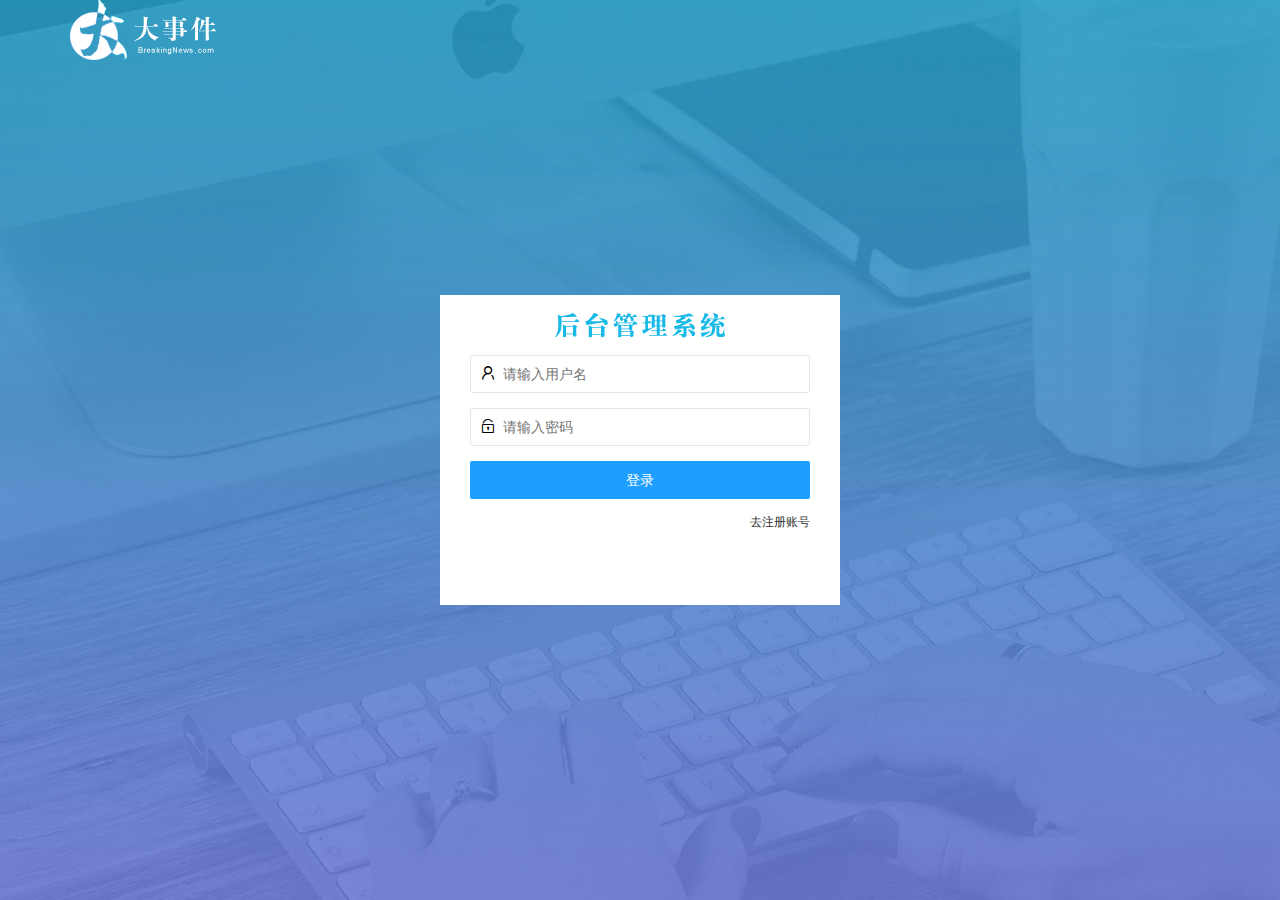
<file: login.html>
<!DOCTYPE html>
<html lang="en">

<head>
    <meta charset="UTF-8">
    <meta http-equiv="X-UA-Compatible" content="IE=edge">
    <meta name="viewport" content="width=device-width, initial-scale=1.0">
    <title>大事件-登录/注册</title>
    <!-- 导入layui样式 -->
    <link rel="stylesheet" href="/assets/lib/layui/css/layui.css">
    <!-- 导入自己的样式 -->
    <link rel="stylesheet" href="/assets/css/login.css">
</head>

<body>
    <!-- layui.com网址登录失败 -->

    <!-- 头部的logo区域 -->
    <div class="layui-main">
        <img src="/assets/images/logo.png" alt="" />
    </div>

    <!-- 登录注册区域 -->
    <div class="loginAndRegBox">
        <div class="title-box"></div>

        <!-- 登录的div  -->
        <div class="login-box">
            <!-- 登录的表单 -->
            <form class="layui-form" id="form_login">
                <!-- 用户名 -->
                <div class="layui-form-item">
                    <i class="layui-icon layui-icon-username"></i>
                    <input type="text" name="username" required lay-verify="required" placeholder="请输入用户名"
                        autocomplete="off" class="layui-input">
                </div>
                <!-- 密码 -->
                <div class="layui-form-item">
                    <i class="layui-icon layui-icon-password"></i>
                    <input type="password" name="password" required lay-verify="required|pwd" placeholder="请输入密码"
                        autocomplete="off" class="layui-input">
                </div>
                <!-- 登录按钮 -->
                <div class="layui-form-item">
                    <button class="layui-btn layui-btn-fluid layui-btn-normal" lay-submit
                        lay-filter="formDemo">登录</button>

                </div>
                <div class="layui-form-item links">
                    <a href="javascript:;" id="link_reg">去注册账号</a>
                </div>
            </form>

        </div>

        <!-- 注册的div  -->

        <!-- 注册的div -->
        <div class="reg-box">
            <!-- 注册的表单 -->
            <form class="layui-form" id="form_reg">
                <!-- 用户名 -->
                <div class="layui-form-item">
                    <i class="layui-icon layui-icon-username"></i>
                    <input type="text" name="username" required lay-verify="required" placeholder="请输入用户名"
                        autocomplete="off" class="layui-input" />
                </div>
                <!-- 密码 -->
                <div class="layui-form-item">
                    <i class="layui-icon layui-icon-password"></i>
                    <input type="password" name="password" required lay-verify="required|pwd" placeholder="请输入密码"
                        autocomplete="off" class="layui-input" />
                </div>
                <!-- 密码确认框 -->
                <div class="layui-form-item">
                    <i class="layui-icon layui-icon-password"></i>
                    <input type="password" name="repassword" required lay-verify="required|pwd|repwd"
                        placeholder="再次确认密码" autocomplete="off" class="layui-input" />
                </div>
                <!-- 注册按钮 -->
                <div class="layui-form-item">
                    <!-- 注意：表单提交按钮和普通按钮的区别，就是 lay-submit 属性 -->
                    <button class="layui-btn layui-btn-fluid layui-btn-normal" lay-submit>注册</button>
                </div>
                <div class="layui-form-item links">
                    <a href="javascript:;" id="link_login">去登录</a>
                </div>
            </form>
        </div>
    </div>
    <!-- 导入layui的js文件 -->
    <script src="/assets/lib/layui/layui.all.js"></script>
    <!-- 导入jquery -->
    <script src="/assets/lib/jquery.js"></script>
    <!-- 导入自己封装的baseAPI.js -->
    <script src="/assets/js/baseApi.js"></script>
    <!-- 导入自己的js脚本 -->
    <script src="/assets/js/login.js"></script>

</body>

</html>
</file>
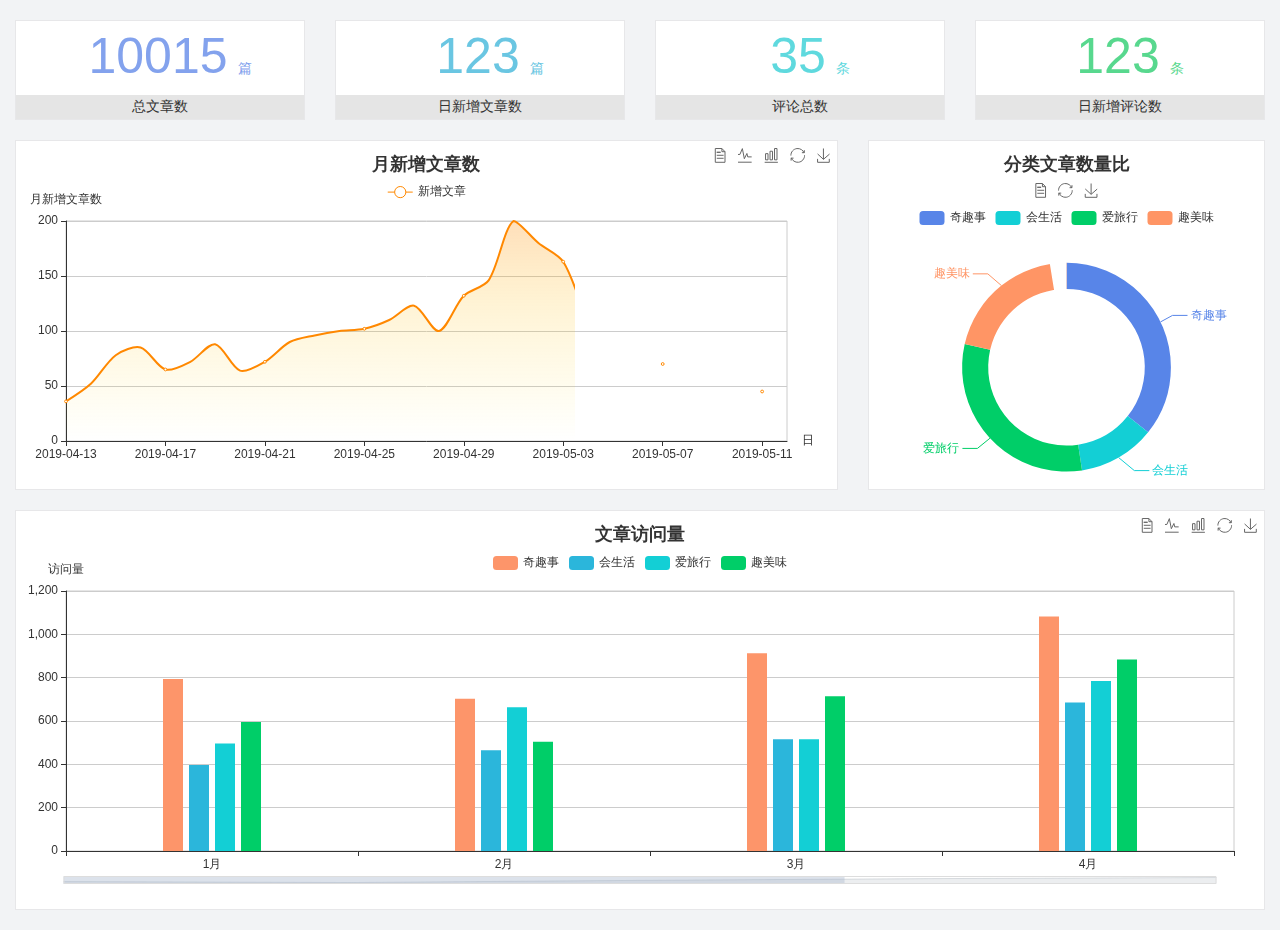
<file: home/dashboard.html>
<!DOCTYPE html>
<html lang="en">

<head>
  <meta charset="UTF-8">
  <meta name="viewport" content="width=device-width, initial-scale=1.0">
  <meta http-equiv="X-UA-Compatible" content="ie=edge">
  <title>图表统计</title>
  <link rel="stylesheet" href="../../assets/lib/bootstrap.css" />
  <link rel="stylesheet" href="../../assets/lib/main.css" />
  <script src="../../assets/lib/jquery.js"></script>
  <script type="text/javascript" src="../../assets/lib/echarts.min.js"></script>
</head>

<body>
  <div class="container-fluid">
    <div class="row spannel_list">
      <div class="col-sm-3 col-xs-6">
        <div class="spannel">
          <em>10015</em><span>篇</span>
          <b>总文章数</b>
        </div>
      </div>
      <div class="col-sm-3 col-xs-6">
        <div class="spannel scolor01">
          <em>123</em><span>篇</span>
          <b>日新增文章数</b>
        </div>
      </div>
      <div class="col-sm-3 col-xs-6">
        <div class="spannel scolor02">
          <em>35</em><span>条</span>
          <b>评论总数</b>
        </div>
      </div>
      <div class="col-sm-3 col-xs-6">
        <div class="spannel scolor03">
          <em>123</em><span>条</span>
          <b>日新增评论数</b>
        </div>
      </div>
    </div>
  </div>

  <div class="container-fluid">
    <div class="row curve-pie">
      <div class="col-lg-8 col-md-8">
        <div class="gragh_pannel" id="curve_show"></div>
      </div>
      <div class="col-lg-4 col-md-4">
        <div class="gragh_pannel" id="pie_show"></div>
      </div>
    </div>
  </div>

  <div class="container-fluid">
    <div class="column_pannel" id="column_show"></div>
  </div>

  <script>
    var oChart = echarts.init(document.getElementById('curve_show'));
    var aList_all = [
      { 'count': 36, 'date': '2019-04-13' },
      { 'count': 52, 'date': '2019-04-14' },
      { 'count': 78, 'date': '2019-04-15' },
      { 'count': 85, 'date': '2019-04-16' },
      { 'count': 65, 'date': '2019-04-17' },
      { 'count': 72, 'date': '2019-04-18' },
      { 'count': 88, 'date': '2019-04-19' },
      { 'count': 64, 'date': '2019-04-20' },
      { 'count': 72, 'date': '2019-04-21' },
      { 'count': 90, 'date': '2019-04-22' },
      { 'count': 96, 'date': '2019-04-23' },
      { 'count': 100, 'date': '2019-04-24' },
      { 'count': 102, 'date': '2019-04-25' },
      { 'count': 110, 'date': '2019-04-26' },
      { 'count': 123, 'date': '2019-04-27' },
      { 'count': 100, 'date': '2019-04-28' },
      { 'count': 132, 'date': '2019-04-29' },
      { 'count': 146, 'date': '2019-04-30' },
      { 'count': 200, 'date': '2019-05-01' },
      { 'count': 180, 'date': '2019-05-02' },
      { 'count': 163, 'date': '2019-05-03' },
      { 'count': 110, 'date': '2019-05-04' },
      { 'count': 80, 'date': '2019-05-05' },
      { 'count': 82, 'date': '2019-05-06' },
      { 'count': 70, 'date': '2019-05-07' },
      { 'count': 65, 'date': '2019-05-08' },
      { 'count': 54, 'date': '2019-05-09' },
      { 'count': 40, 'date': '2019-05-10' },
      { 'count': 45, 'date': '2019-05-11' },
      { 'count': 38, 'date': '2019-05-12' },
    ];

    let aCount = [];
    let aDate = [];

    for (var i = 0; i < aList_all.length; i++) {
      aCount.push(aList_all[i].count);
      aDate.push(aList_all[i].date);
    }

    var chartopt = {
      title: {
        text: '月新增文章数',
        left: 'center',
        top: '10'
      },
      tooltip: {
        trigger: 'axis'
      },
      legend: {
        data: ['新增文章'],
        top: '40'
      },
      toolbox: {
        show: true,
        feature: {
          mark: { show: true },
          dataView: { show: true, readOnly: false },
          magicType: { show: true, type: ['line', 'bar'] },
          restore: { show: true },
          saveAsImage: { show: true }
        }
      },
      calculable: true,
      xAxis: [
        {
          name: '日',
          type: 'category',
          boundaryGap: false,
          data: aDate
        }
      ],
      yAxis: [
        {
          name: '月新增文章数',
          type: 'value'
        }
      ],
      series: [
        {
          name: '新增文章',
          type: 'line',
          smooth: true,
          itemStyle: { normal: { areaStyle: { type: 'default' }, color: '#f80' }, lineStyle: { color: '#f80' } },
          data: aCount
        }],
      areaStyle: {
        normal: {
          color: new echarts.graphic.LinearGradient(0, 0, 0, 1, [{
            offset: 0,
            color: 'rgba(255,136,0,0.39)'
          }, {
            offset: .34,
            color: 'rgba(255,180,0,0.25)'
          }, {
            offset: 1,
            color: 'rgba(255,222,0,0.00)'
          }])

        }
      },
      grid: {
        show: true,
        x: 50,
        x2: 50,
        y: 80,
        height: 220
      }
    };

    oChart.setOption(chartopt);


    var oPie = echarts.init(document.getElementById('pie_show'));
    var oPieopt =
    {
      title: {
        top: 10,
        text: '分类文章数量比',
        x: 'center'
      },
      tooltip: {
        trigger: 'item',
        formatter: "{a} <br/>{b} : {c} ({d}%)"
      },
      color: ['#5885e8', '#13cfd5', '#00ce68', '#ff9565'],
      legend: {
        x: 'center',
        top: 65,
        data: ['奇趣事', '会生活', '爱旅行', '趣美味']
      },
      toolbox: {
        show: true,
        x: 'center',
        top: 35,
        feature: {
          mark: { show: true },
          dataView: { show: true, readOnly: false },
          magicType: {
            show: true,
            type: ['pie', 'funnel'],
            option: {
              funnel: {
                x: '25%',
                width: '50%',
                funnelAlign: 'left',
                max: 1548
              }
            }
          },
          restore: { show: true },
          saveAsImage: { show: true }
        }
      },
      calculable: true,
      series: [
        {
          name: '访问来源',
          type: 'pie',
          radius: ['45%', '60%'],
          center: ['50%', '65%'],
          data: [
            { value: 300, name: '奇趣事' },
            { value: 100, name: '会生活' },
            { value: 260, name: '爱旅行' },
            { value: 180, name: '趣美味' }
          ]
        }
      ]
    };
    oPie.setOption(oPieopt);



    var oColumn = this.echarts.init(document.getElementById('column_show'));
    var oColumnopt =
    {
      title: {
        text: '文章访问量',
        left: 'center',
        top: '10'
      },
      tooltip: {
        trigger: 'axis'
      },
      legend: {
        data: ['奇趣事', '会生活', '爱旅行', '趣美味'],
        top: '40'
      },
      toolbox: {
        show: true,
        feature: {
          mark: { show: true },
          dataView: { show: true, readOnly: false },
          magicType: { show: true, type: ['line', 'bar'] },
          restore: { show: true },
          saveAsImage: { show: true }
        }
      },
      calculable: true,
      xAxis: [
        {
          type: 'category',
          data: ['1月', '2月', '3月', '4月', '5月']
        }
      ],
      yAxis: [
        {
          name: '访问量',
          type: 'value'
        }
      ],
      series: [
        {
          name: '奇趣事',
          type: 'bar',
          barWidth: 20,
          itemStyle: {
            normal: { areaStyle: { type: 'default' }, color: '#fd956a' }
          },
          data: [800, 708, 920, 1090, 1200]
        },
        {
          name: '会生活',
          type: 'bar',
          barWidth: 20,
          itemStyle: {
            normal: { areaStyle: { type: 'default' }, color: '#2bb6db' }
          },
          data: [400, 468, 520, 690, 800]
        },
        {
          name: '爱旅行',
          type: 'bar',
          barWidth: 20,
          itemStyle: {
            normal: { areaStyle: { type: 'default' }, color: '#13cfd5' }
          },
          data: [500, 668, 520, 790, 900]
        },
        {
          name: '趣美味',
          type: 'bar',
          barWidth: 20,
          itemStyle: {
            normal: { areaStyle: { type: 'default' }, color: '#00ce68' }
          },
          data: [600, 508, 720, 890, 1000]
        }
      ],
      grid: {
        show: true,
        x: 50,
        x2: 30,
        y: 80,
        height: 260
      },
      dataZoom: [//给x轴设置滚动条
        {
          start: 0,//默认为0
          end: 100 - 1000 / 31,//默认为100
          type: 'slider',
          show: true,
          xAxisIndex: [0],
          handleSize: 0,//滑动条的 左右2个滑动条的大小
          height: 8,//组件高度
          left: 45, //左边的距离
          right: 50,//右边的距离
          bottom: 26,//右边的距离
          handleColor: '#ddd',//h滑动图标的颜色
          handleStyle: {
            borderColor: "#cacaca",
            borderWidth: "1",
            shadowBlur: 2,
            background: "#ddd",
            shadowColor: "#ddd",
          }
        }]
    };
    oColumn.setOption(oColumnopt);
  </script>
</body>

</html>
</file>
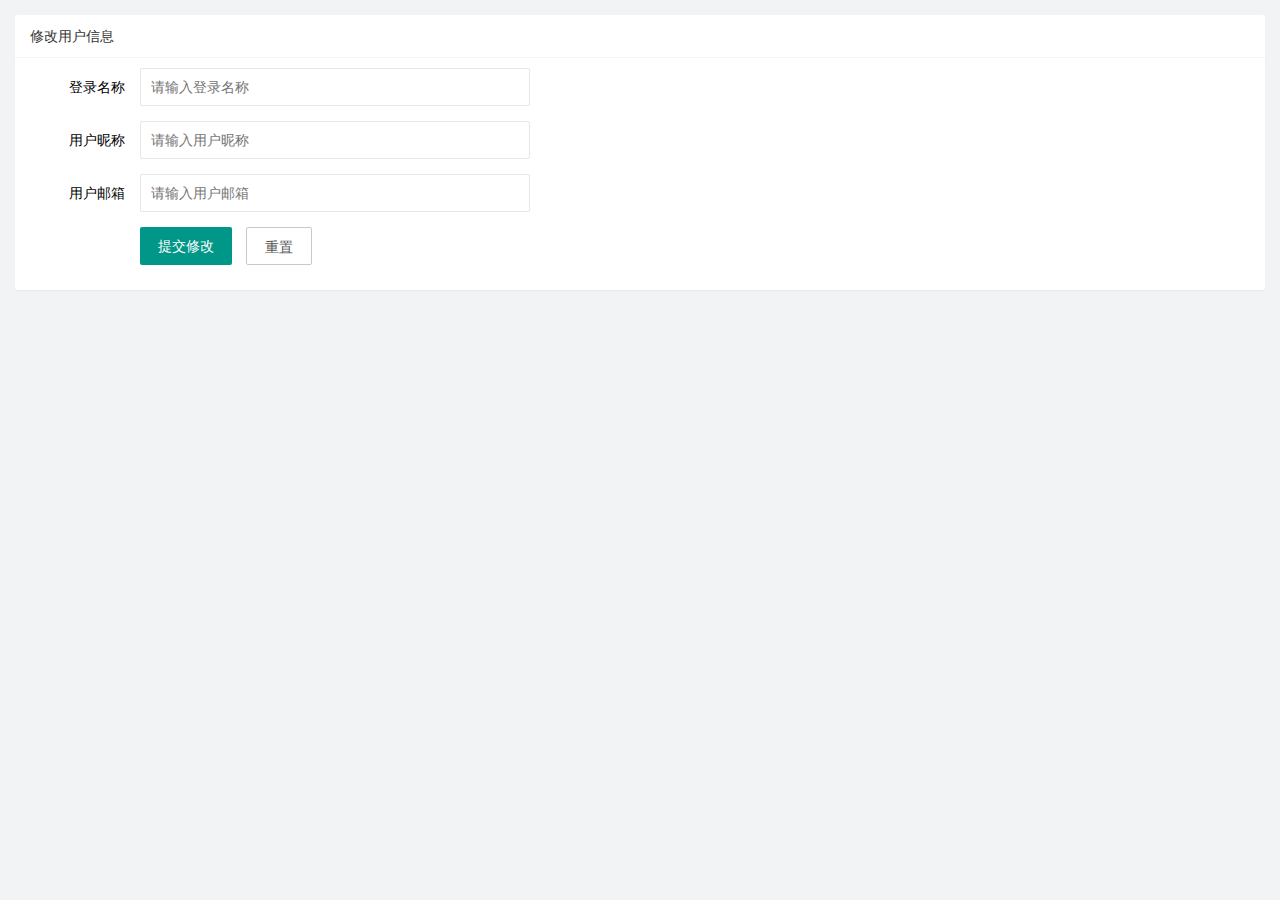
<file: user/user_info.html>
<!DOCTYPE html>
<html lang="en">

<head>
    <meta charset="UTF-8">
    <meta http-equiv="X-UA-Compatible" content="IE=edge">
    <meta name="viewport" content="width=device-width, initial-scale=1.0">
    <title>Document</title>
    <!-- 导入layui的样式 -->
    <link rel="stylesheet" href="/assets/lib/layui/css/layui.css">
    <!-- 导入自己的样式 -->
    <link rel="stylesheet" href="/assets/css/user/user_info.css">
</head>

<body>
    <!-- 卡片区域 -->
    <div class="layui-card">
        <div class="layui-card-header">修改用户信息</div>
        <div class="layui-card-body">
            <!-- form表单区域 -->
            <form class="layui-form" lay-filter="formUserInfo">
                <!-- 这是隐藏域 -->
                <input type="hidden" name="id" value="" />
                <div class="layui-form-item">
                    <label class="layui-form-label">登录名称</label>
                    <div class="layui-input-block">
                        <input type="text" name="username" required lay-verify="required" placeholder="请输入登录名称"
                            autocomplete="off" class="layui-input" readonly>
                    </div>
                </div>
                <div class="layui-form-item">
                    <label class="layui-form-label">用户昵称</label>
                    <div class="layui-input-block">
                        <input type="text" name="nickname" required lay-verify="required|nickname" placeholder="请输入用户昵称"
                            autocomplete="off" class="layui-input">
                    </div>
                </div>
                <div class="layui-form-item">
                    <label class="layui-form-label">用户邮箱</label>
                    <div class="layui-input-block">
                        <input type="text" name="email" required lay-verify="required|email" placeholder="请输入用户邮箱"
                            autocomplete="off" class="layui-input">
                    </div>
                </div>
                <div class="layui-form-item">
                    <div class="layui-input-block">
                        <button class="layui-btn" lay-submit lay-filter="formDemo">提交修改</button>
                        <button type="reset" class="layui-btn layui-btn-primary" id="btnReset">重置</button>
                    </div>
                </div>
            </form>
        </div>
    </div>
    <!-- 导入layui的js -->
    <script src="/assets/lib/layui/layui.all.js"></script>
    <!-- 导入jquery -->
    <script src="/assets/lib/jquery.js"></script>
    <!-- 导入自己封装的baseAPI -->
    <script src="/assets/js/baseApi.js"></script>
    <!-- 导入自己的js -->
    <script src="/assets/js/user/user_info.js"></script>
</body>

</html>
</file>
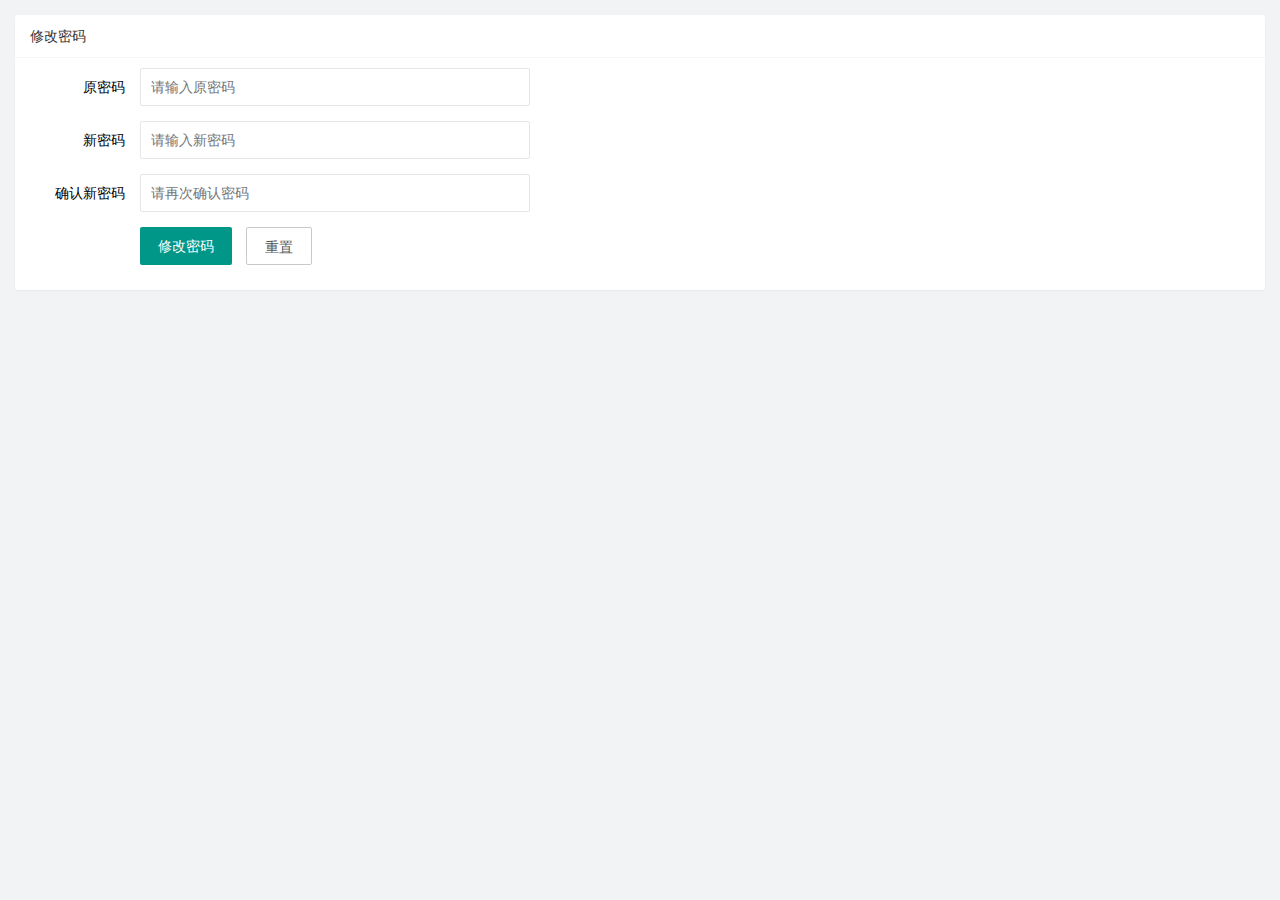
<file: user/user_pwd.html>
<!DOCTYPE html>
<html lang="en">

<head>
    <meta charset="UTF-8">
    <meta http-equiv="X-UA-Compatible" content="IE=edge">
    <meta name="viewport" content="width=device-width, initial-scale=1.0">
    <title>Document</title>
    <link rel="stylesheet" href="/assets/lib/layui/css/layui.css">
    <link rel="stylesheet" href="/assets/css/user/user_pwd.css">
</head>

<body>
    <!-- 卡片区域 -->
    <div class="layui-card">
        <div class="layui-card-header">修改密码</div>
        <div class="layui-card-body">
            <form class="layui-form">
                <div class="layui-form-item">
                    <label class="layui-form-label">原密码</label>
                    <div class="layui-input-block">
                        <input type="password" name="oldPwd" required lay-verify="required|pwd" placeholder="请输入原密码"
                            autocomplete="off" class="layui-input">
                    </div>
                </div>
                <div class="layui-form-item">
                    <label class="layui-form-label">新密码</label>
                    <div class="layui-input-block">
                        <input type="password" name="newPwd" required lay-verify="required|pwd|samePwd"
                            placeholder="请输入新密码" autocomplete="off" class="layui-input">
                    </div>
                </div>
                <div class="layui-form-item">
                    <label class="layui-form-label">确认新密码</label>
                    <div class="layui-input-block">
                        <input type="password" name="rePwd" required lay-verify="required|pwd|rePwd"
                            placeholder="请再次确认密码" autocomplete="off" class="layui-input">
                    </div>
                </div>
                <div class="layui-form-item">
                    <div class="layui-input-block">
                        <button class="layui-btn" lay-submit lay-filter="formDemo">修改密码</button>
                        <button type="reset" class="layui-btn layui-btn-primary">重置</button>
                    </div>
                </div>
            </form>
        </div>
    </div>
    <!-- 导入layui的js -->
    <script src="/assets/lib/layui/layui.all.js"></script>
    <!-- 导入jquery -->
    <script src="/assets/lib/jquery.js"></script>
    <!-- 导入自己封装的baseAPI -->
    <script src="/assets/js/baseApi.js"></script>
    <!-- 导入自己的js -->
    <script src="/assets/js/user/user_pwd.js"></script>
</body>

</html>
</file>
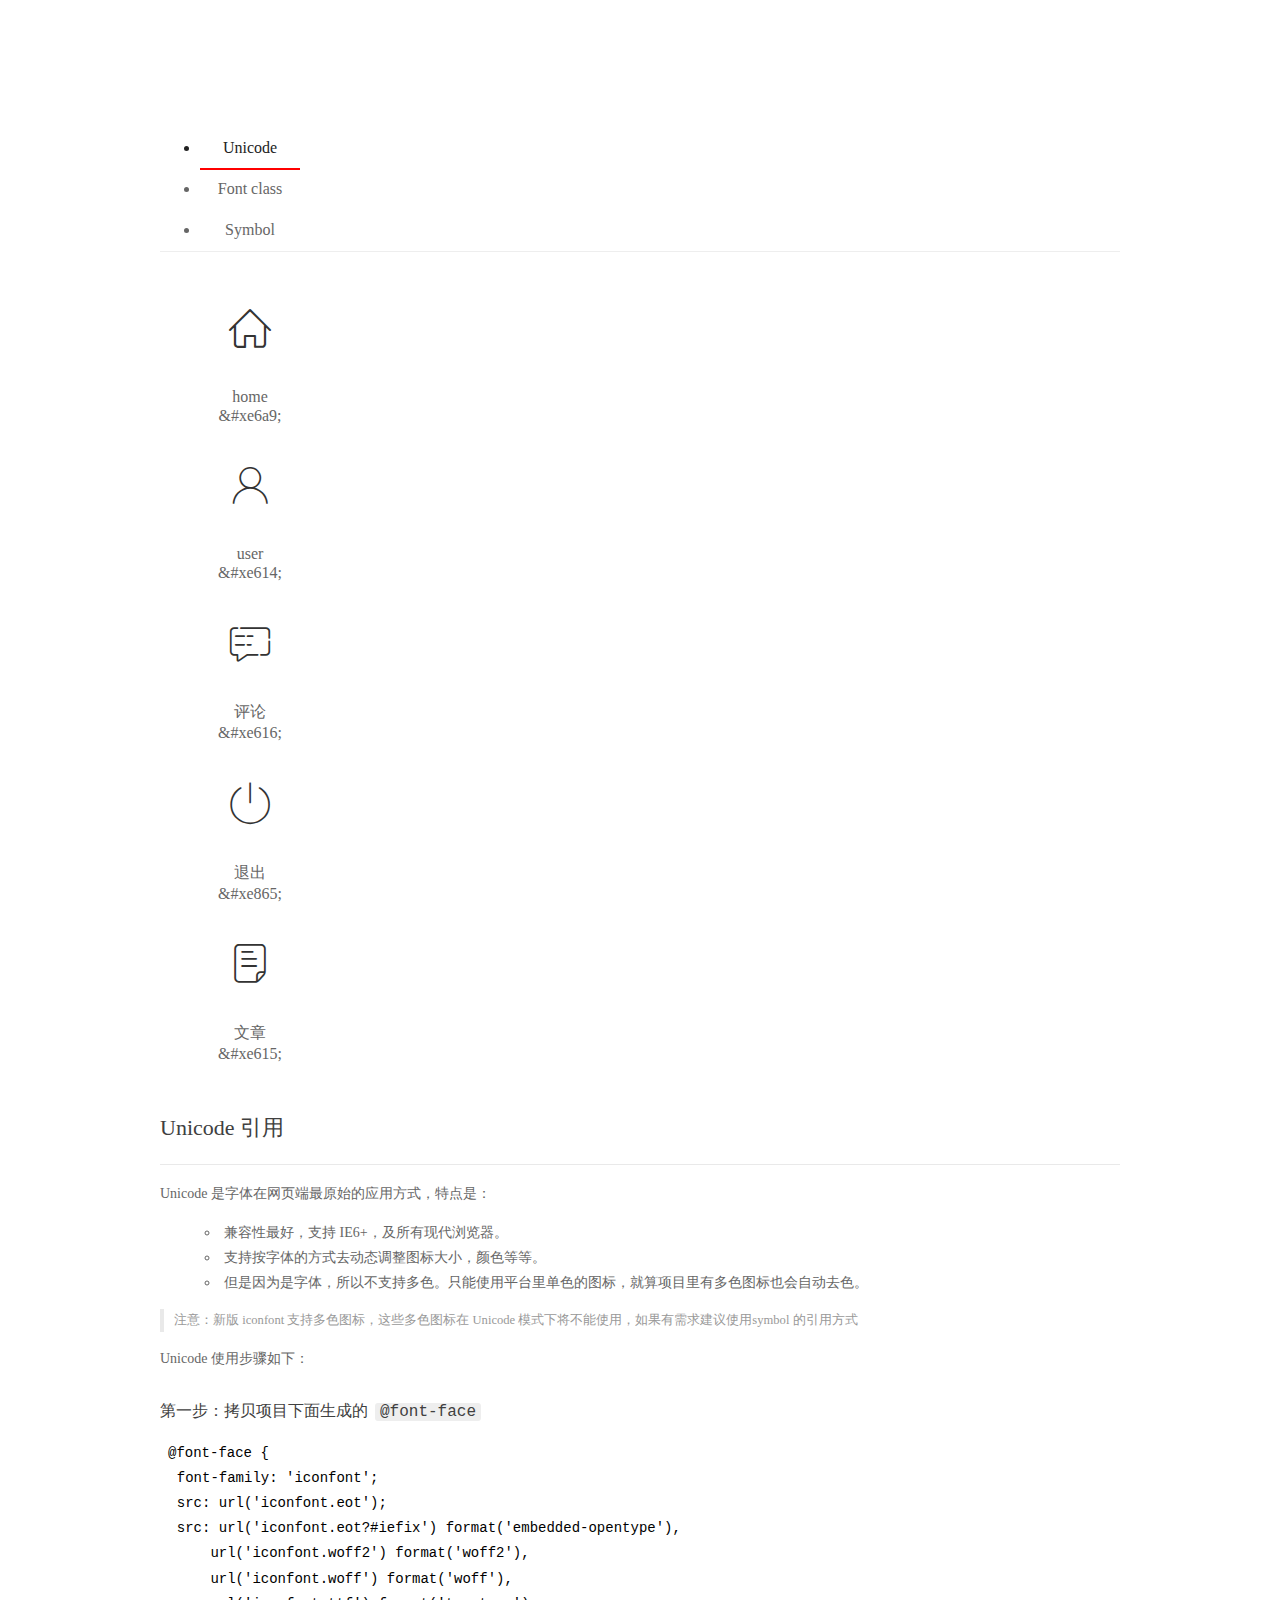
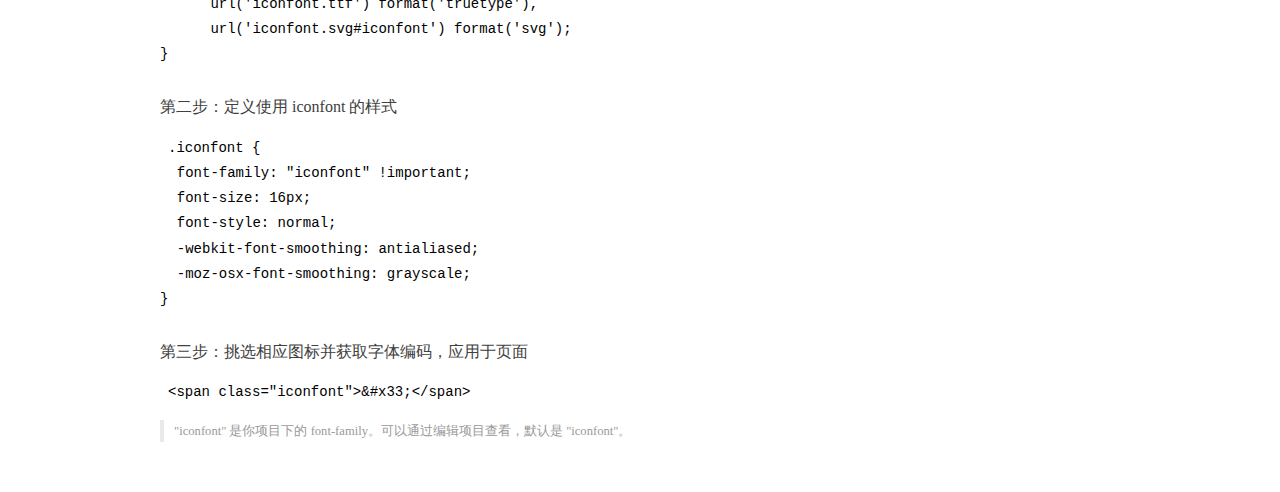
<file: assets/fonts/demo_index.html>
<!DOCTYPE html>
<html>
<head>
  <meta charset="utf-8"/>
  <title>IconFont Demo</title>
  <link rel="shortcut icon" href="https://gtms04.alicdn.com/tps/i4/TB1_oz6GVXXXXaFXpXXJDFnIXXX-64-64.ico" type="image/x-icon"/>
  <link rel="stylesheet" href="https://g.alicdn.com/thx/cube/1.3.2/cube.min.css">
  <link rel="stylesheet" href="demo.css">
  <link rel="stylesheet" href="iconfont.css">
  <script src="iconfont.js"></script>
  <!-- jQuery -->
  <script src="https://a1.alicdn.com/oss/uploads/2018/12/26/7bfddb60-08e8-11e9-9b04-53e73bb6408b.js"></script>
  <!-- 代码高亮 -->
  <script src="https://a1.alicdn.com/oss/uploads/2018/12/26/a3f714d0-08e6-11e9-8a15-ebf944d7534c.js"></script>
</head>
<body>
  <div class="main">
    <h1 class="logo"><a href="https://www.iconfont.cn/" title="iconfont 首页" target="_blank">&#xe86b;</a></h1>
    <div class="nav-tabs">
      <ul id="tabs" class="dib-box">
        <li class="dib active"><span>Unicode</span></li>
        <li class="dib"><span>Font class</span></li>
        <li class="dib"><span>Symbol</span></li>
      </ul>
      
    </div>
    <div class="tab-container">
      <div class="content unicode" style="display: block;">
          <ul class="icon_lists dib-box">
          
            <li class="dib">
              <span class="icon iconfont">&#xe6a9;</span>
                <div class="name">home</div>
                <div class="code-name">&amp;#xe6a9;</div>
              </li>
          
            <li class="dib">
              <span class="icon iconfont">&#xe614;</span>
                <div class="name">user</div>
                <div class="code-name">&amp;#xe614;</div>
              </li>
          
            <li class="dib">
              <span class="icon iconfont">&#xe616;</span>
                <div class="name">评论</div>
                <div class="code-name">&amp;#xe616;</div>
              </li>
          
            <li class="dib">
              <span class="icon iconfont">&#xe865;</span>
                <div class="name">退出</div>
                <div class="code-name">&amp;#xe865;</div>
              </li>
          
            <li class="dib">
              <span class="icon iconfont">&#xe615;</span>
                <div class="name">文章</div>
                <div class="code-name">&amp;#xe615;</div>
              </li>
          
          </ul>
          <div class="article markdown">
          <h2 id="unicode-">Unicode 引用</h2>
          <hr>

          <p>Unicode 是字体在网页端最原始的应用方式，特点是：</p>
          <ul>
            <li>兼容性最好，支持 IE6+，及所有现代浏览器。</li>
            <li>支持按字体的方式去动态调整图标大小，颜色等等。</li>
            <li>但是因为是字体，所以不支持多色。只能使用平台里单色的图标，就算项目里有多色图标也会自动去色。</li>
          </ul>
          <blockquote>
            <p>注意：新版 iconfont 支持多色图标，这些多色图标在 Unicode 模式下将不能使用，如果有需求建议使用symbol 的引用方式</p>
          </blockquote>
          <p>Unicode 使用步骤如下：</p>
          <h3 id="-font-face">第一步：拷贝项目下面生成的 <code>@font-face</code></h3>
<pre><code class="language-css"
>@font-face {
  font-family: 'iconfont';
  src: url('iconfont.eot');
  src: url('iconfont.eot?#iefix') format('embedded-opentype'),
      url('iconfont.woff2') format('woff2'),
      url('iconfont.woff') format('woff'),
      url('iconfont.ttf') format('truetype'),
      url('iconfont.svg#iconfont') format('svg');
}
</code></pre>
          <h3 id="-iconfont-">第二步：定义使用 iconfont 的样式</h3>
<pre><code class="language-css"
>.iconfont {
  font-family: "iconfont" !important;
  font-size: 16px;
  font-style: normal;
  -webkit-font-smoothing: antialiased;
  -moz-osx-font-smoothing: grayscale;
}
</code></pre>
          <h3 id="-">第三步：挑选相应图标并获取字体编码，应用于页面</h3>
<pre>
<code class="language-html"
>&lt;span class="iconfont"&gt;&amp;#x33;&lt;/span&gt;
</code></pre>
          <blockquote>
            <p>"iconfont" 是你项目下的 font-family。可以通过编辑项目查看，默认是 "iconfont"。</p>
          </blockquote>
          </div>
      </div>
      <div class="content font-class">
        <ul class="icon_lists dib-box">
          
          <li class="dib">
            <span class="icon iconfont icon-home"></span>
            <div class="name">
              home
            </div>
            <div class="code-name">.icon-home
            </div>
          </li>
          
          <li class="dib">
            <span class="icon iconfont icon-user"></span>
            <div class="name">
              user
            </div>
            <div class="code-name">.icon-user
            </div>
          </li>
          
          <li class="dib">
            <span class="icon iconfont icon-pinglun"></span>
            <div class="name">
              评论
            </div>
            <div class="code-name">.icon-pinglun
            </div>
          </li>
          
          <li class="dib">
            <span class="icon iconfont icon-tuichu"></span>
            <div class="name">
              退出
            </div>
            <div class="code-name">.icon-tuichu
            </div>
          </li>
          
          <li class="dib">
            <span class="icon iconfont icon-16"></span>
            <div class="name">
              文章
            </div>
            <div class="code-name">.icon-16
            </div>
          </li>
          
        </ul>
        <div class="article markdown">
        <h2 id="font-class-">font-class 引用</h2>
        <hr>

        <p>font-class 是 Unicode 使用方式的一种变种，主要是解决 Unicode 书写不直观，语意不明确的问题。</p>
        <p>与 Unicode 使用方式相比，具有如下特点：</p>
        <ul>
          <li>兼容性良好，支持 IE8+，及所有现代浏览器。</li>
          <li>相比于 Unicode 语意明确，书写更直观。可以很容易分辨这个 icon 是什么。</li>
          <li>因为使用 class 来定义图标，所以当要替换图标时，只需要修改 class 里面的 Unicode 引用。</li>
          <li>不过因为本质上还是使用的字体，所以多色图标还是不支持的。</li>
        </ul>
        <p>使用步骤如下：</p>
        <h3 id="-fontclass-">第一步：引入项目下面生成的 fontclass 代码：</h3>
<pre><code class="language-html">&lt;link rel="stylesheet" href="./iconfont.css"&gt;
</code></pre>
        <h3 id="-">第二步：挑选相应图标并获取类名，应用于页面：</h3>
<pre><code class="language-html">&lt;span class="iconfont icon-xxx"&gt;&lt;/span&gt;
</code></pre>
        <blockquote>
          <p>"
            iconfont" 是你项目下的 font-family。可以通过编辑项目查看，默认是 "iconfont"。</p>
        </blockquote>
      </div>
      </div>
      <div class="content symbol">
          <ul class="icon_lists dib-box">
          
            <li class="dib">
                <svg class="icon svg-icon" aria-hidden="true">
                  <use xlink:href="#icon-home"></use>
                </svg>
                <div class="name">home</div>
                <div class="code-name">#icon-home</div>
            </li>
          
            <li class="dib">
                <svg class="icon svg-icon" aria-hidden="true">
                  <use xlink:href="#icon-user"></use>
                </svg>
                <div class="name">user</div>
                <div class="code-name">#icon-user</div>
            </li>
          
            <li class="dib">
                <svg class="icon svg-icon" aria-hidden="true">
                  <use xlink:href="#icon-pinglun"></use>
                </svg>
                <div class="name">评论</div>
                <div class="code-name">#icon-pinglun</div>
            </li>
          
            <li class="dib">
                <svg class="icon svg-icon" aria-hidden="true">
                  <use xlink:href="#icon-tuichu"></use>
                </svg>
                <div class="name">退出</div>
                <div class="code-name">#icon-tuichu</div>
            </li>
          
            <li class="dib">
                <svg class="icon svg-icon" aria-hidden="true">
                  <use xlink:href="#icon-16"></use>
                </svg>
                <div class="name">文章</div>
                <div class="code-name">#icon-16</div>
            </li>
          
          </ul>
          <div class="article markdown">
          <h2 id="symbol-">Symbol 引用</h2>
          <hr>

          <p>这是一种全新的使用方式，应该说这才是未来的主流，也是平台目前推荐的用法。相关介绍可以参考这篇<a href="">文章</a>
            这种用法其实是做了一个 SVG 的集合，与另外两种相比具有如下特点：</p>
          <ul>
            <li>支持多色图标了，不再受单色限制。</li>
            <li>通过一些技巧，支持像字体那样，通过 <code>font-size</code>, <code>color</code> 来调整样式。</li>
            <li>兼容性较差，支持 IE9+，及现代浏览器。</li>
            <li>浏览器渲染 SVG 的性能一般，还不如 png。</li>
          </ul>
          <p>使用步骤如下：</p>
          <h3 id="-symbol-">第一步：引入项目下面生成的 symbol 代码：</h3>
<pre><code class="language-html">&lt;script src="./iconfont.js"&gt;&lt;/script&gt;
</code></pre>
          <h3 id="-css-">第二步：加入通用 CSS 代码（引入一次就行）：</h3>
<pre><code class="language-html">&lt;style&gt;
.icon {
  width: 1em;
  height: 1em;
  vertical-align: -0.15em;
  fill: currentColor;
  overflow: hidden;
}
&lt;/style&gt;
</code></pre>
          <h3 id="-">第三步：挑选相应图标并获取类名，应用于页面：</h3>
<pre><code class="language-html">&lt;svg class="icon" aria-hidden="true"&gt;
  &lt;use xlink:href="#icon-xxx"&gt;&lt;/use&gt;
&lt;/svg&gt;
</code></pre>
          </div>
      </div>

    </div>
  </div>
  <script>
  $(document).ready(function () {
      $('.tab-container .content:first').show()

      $('#tabs li').click(function (e) {
        var tabContent = $('.tab-container .content')
        var index = $(this).index()

        if ($(this).hasClass('active')) {
          return
        } else {
          $('#tabs li').removeClass('active')
          $(this).addClass('active')

          tabContent.hide().eq(index).fadeIn()
        }
      })
    })
  </script>
</body>
</html>
</file>
<file: assets/lib/layui/css/layui.css>
/** layui-v2.5.5 MIT License By https://www.layui.com */
 .layui-inline,img{display:inline-block;vertical-align:middle}h1,h2,h3,h4,h5,h6{font-weight:400}.layui-edge,.layui-header,.layui-inline,.layui-main{position:relative}.layui-body,.layui-edge,.layui-elip{overflow:hidden}.layui-btn,.layui-edge,.layui-inline,img{vertical-align:middle}.layui-btn,.layui-disabled,.layui-icon,.layui-unselect{-moz-user-select:none;-webkit-user-select:none;-ms-user-select:none}.layui-elip,.layui-form-checkbox span,.layui-form-pane .layui-form-label{text-overflow:ellipsis;white-space:nowrap}.layui-breadcrumb,.layui-tree-btnGroup{visibility:hidden}blockquote,body,button,dd,div,dl,dt,form,h1,h2,h3,h4,h5,h6,input,li,ol,p,pre,td,textarea,th,ul{margin:0;padding:0;-webkit-tap-highlight-color:rgba(0,0,0,0)}a:active,a:hover{outline:0}img{border:none}li{list-style:none}table{border-collapse:collapse;border-spacing:0}h4,h5,h6{font-size:100%}button,input,optgroup,option,select,textarea{font-family:inherit;font-size:inherit;font-style:inherit;font-weight:inherit;outline:0}pre{white-space:pre-wrap;white-space:-moz-pre-wrap;white-space:-pre-wrap;white-space:-o-pre-wrap;word-wrap:break-word}body{line-height:24px;font:14px Helvetica Neue,Helvetica,PingFang SC,Tahoma,Arial,sans-serif}hr{height:1px;margin:10px 0;border:0;clear:both}a{color:#333;text-decoration:none}a:hover{color:#777}a cite{font-style:normal;*cursor:pointer}.layui-border-box,.layui-border-box *{box-sizing:border-box}.layui-box,.layui-box *{box-sizing:content-box}.layui-clear{clear:both;*zoom:1}.layui-clear:after{content:'\20';clear:both;*zoom:1;display:block;height:0}.layui-inline{*display:inline;*zoom:1}.layui-edge{display:inline-block;width:0;height:0;border-width:6px;border-style:dashed;border-color:transparent}.layui-edge-top{top:-4px;border-bottom-color:#999;border-bottom-style:solid}.layui-edge-right{border-left-color:#999;border-left-style:solid}.layui-edge-bottom{top:2px;border-top-color:#999;border-top-style:solid}.layui-edge-left{border-right-color:#999;border-right-style:solid}.layui-disabled,.layui-disabled:hover{color:#d2d2d2!important;cursor:not-allowed!important}.layui-circle{border-radius:100%}.layui-show{display:block!important}.layui-hide{display:none!important}@font-face{font-family:layui-icon;src:url(../font/iconfont.eot?v=250);src:url(../font/iconfont.eot?v=250#iefix) format('embedded-opentype'),url(../font/iconfont.woff2?v=250) format('woff2'),url(../font/iconfont.woff?v=250) format('woff'),url(../font/iconfont.ttf?v=250) format('truetype'),url(../font/iconfont.svg?v=250#layui-icon) format('svg')}.layui-icon{font-family:layui-icon!important;font-size:16px;font-style:normal;-webkit-font-smoothing:antialiased;-moz-osx-font-smoothing:grayscale}.layui-icon-reply-fill:before{content:"\e611"}.layui-icon-set-fill:before{content:"\e614"}.layui-icon-menu-fill:before{content:"\e60f"}.layui-icon-search:before{content:"\e615"}.layui-icon-share:before{content:"\e641"}.layui-icon-set-sm:before{content:"\e620"}.layui-icon-engine:before{content:"\e628"}.layui-icon-close:before{content:"\1006"}.layui-icon-close-fill:before{content:"\1007"}.layui-icon-chart-screen:before{content:"\e629"}.layui-icon-star:before{content:"\e600"}.layui-icon-circle-dot:before{content:"\e617"}.layui-icon-chat:before{content:"\e606"}.layui-icon-release:before{content:"\e609"}.layui-icon-list:before{content:"\e60a"}.layui-icon-chart:before{content:"\e62c"}.layui-icon-ok-circle:before{content:"\1005"}.layui-icon-layim-theme:before{content:"\e61b"}.layui-icon-table:before{content:"\e62d"}.layui-icon-right:before{content:"\e602"}.layui-icon-left:before{content:"\e603"}.layui-icon-cart-simple:before{content:"\e698"}.layui-icon-face-cry:before{content:"\e69c"}.layui-icon-face-smile:before{content:"\e6af"}.layui-icon-survey:before{content:"\e6b2"}.layui-icon-tree:before{content:"\e62e"}.layui-icon-upload-circle:before{content:"\e62f"}.layui-icon-add-circle:before{content:"\e61f"}.layui-icon-download-circle:before{content:"\e601"}.layui-icon-templeate-1:before{content:"\e630"}.layui-icon-util:before{content:"\e631"}.layui-icon-face-surprised:before{content:"\e664"}.layui-icon-edit:before{content:"\e642"}.layui-icon-speaker:before{content:"\e645"}.layui-icon-down:before{content:"\e61a"}.layui-icon-file:before{content:"\e621"}.layui-icon-layouts:before{content:"\e632"}.layui-icon-rate-half:before{content:"\e6c9"}.layui-icon-add-circle-fine:before{content:"\e608"}.layui-icon-prev-circle:before{content:"\e633"}.layui-icon-read:before{content:"\e705"}.layui-icon-404:before{content:"\e61c"}.layui-icon-carousel:before{content:"\e634"}.layui-icon-help:before{content:"\e607"}.layui-icon-code-circle:before{content:"\e635"}.layui-icon-water:before{content:"\e636"}.layui-icon-username:before{content:"\e66f"}.layui-icon-find-fill:before{content:"\e670"}.layui-icon-about:before{content:"\e60b"}.layui-icon-location:before{content:"\e715"}.layui-icon-up:before{content:"\e619"}.layui-icon-pause:before{content:"\e651"}.layui-icon-date:before{content:"\e637"}.layui-icon-layim-uploadfile:before{content:"\e61d"}.layui-icon-delete:before{content:"\e640"}.layui-icon-play:before{content:"\e652"}.layui-icon-top:before{content:"\e604"}.layui-icon-friends:before{content:"\e612"}.layui-icon-refresh-3:before{content:"\e9aa"}.layui-icon-ok:before{content:"\e605"}.layui-icon-layer:before{content:"\e638"}.layui-icon-face-smile-fine:before{content:"\e60c"}.layui-icon-dollar:before{content:"\e659"}.layui-icon-group:before{content:"\e613"}.layui-icon-layim-download:before{content:"\e61e"}.layui-icon-picture-fine:before{content:"\e60d"}.layui-icon-link:before{content:"\e64c"}.layui-icon-diamond:before{content:"\e735"}.layui-icon-log:before{content:"\e60e"}.layui-icon-rate-solid:before{content:"\e67a"}.layui-icon-fonts-del:before{content:"\e64f"}.layui-icon-unlink:before{content:"\e64d"}.layui-icon-fonts-clear:before{content:"\e639"}.layui-icon-triangle-r:before{content:"\e623"}.layui-icon-circle:before{content:"\e63f"}.layui-icon-radio:before{content:"\e643"}.layui-icon-align-center:before{content:"\e647"}.layui-icon-align-right:before{content:"\e648"}.layui-icon-align-left:before{content:"\e649"}.layui-icon-loading-1:before{content:"\e63e"}.layui-icon-return:before{content:"\e65c"}.layui-icon-fonts-strong:before{content:"\e62b"}.layui-icon-upload:before{content:"\e67c"}.layui-icon-dialogue:before{content:"\e63a"}.layui-icon-video:before{content:"\e6ed"}.layui-icon-headset:before{content:"\e6fc"}.layui-icon-cellphone-fine:before{content:"\e63b"}.layui-icon-add-1:before{content:"\e654"}.layui-icon-face-smile-b:before{content:"\e650"}.layui-icon-fonts-html:before{content:"\e64b"}.layui-icon-form:before{content:"\e63c"}.layui-icon-cart:before{content:"\e657"}.layui-icon-camera-fill:before{content:"\e65d"}.layui-icon-tabs:before{content:"\e62a"}.layui-icon-fonts-code:before{content:"\e64e"}.layui-icon-fire:before{content:"\e756"}.layui-icon-set:before{content:"\e716"}.layui-icon-fonts-u:before{content:"\e646"}.layui-icon-triangle-d:before{content:"\e625"}.layui-icon-tips:before{content:"\e702"}.layui-icon-picture:before{content:"\e64a"}.layui-icon-more-vertical:before{content:"\e671"}.layui-icon-flag:before{content:"\e66c"}.layui-icon-loading:before{content:"\e63d"}.layui-icon-fonts-i:before{content:"\e644"}.layui-icon-refresh-1:before{content:"\e666"}.layui-icon-rmb:before{content:"\e65e"}.layui-icon-home:before{content:"\e68e"}.layui-icon-user:before{content:"\e770"}.layui-icon-notice:before{content:"\e667"}.layui-icon-login-weibo:before{content:"\e675"}.layui-icon-voice:before{content:"\e688"}.layui-icon-upload-drag:before{content:"\e681"}.layui-icon-login-qq:before{content:"\e676"}.layui-icon-snowflake:before{content:"\e6b1"}.layui-icon-file-b:before{content:"\e655"}.layui-icon-template:before{content:"\e663"}.layui-icon-auz:before{content:"\e672"}.layui-icon-console:before{content:"\e665"}.layui-icon-app:before{content:"\e653"}.layui-icon-prev:before{content:"\e65a"}.layui-icon-website:before{content:"\e7ae"}.layui-icon-next:before{content:"\e65b"}.layui-icon-component:before{content:"\e857"}.layui-icon-more:before{content:"\e65f"}.layui-icon-login-wechat:before{content:"\e677"}.layui-icon-shrink-right:before{content:"\e668"}.layui-icon-spread-left:before{content:"\e66b"}.layui-icon-camera:before{content:"\e660"}.layui-icon-note:before{content:"\e66e"}.layui-icon-refresh:before{content:"\e669"}.layui-icon-female:before{content:"\e661"}.layui-icon-male:before{content:"\e662"}.layui-icon-password:before{content:"\e673"}.layui-icon-senior:before{content:"\e674"}.layui-icon-theme:before{content:"\e66a"}.layui-icon-tread:before{content:"\e6c5"}.layui-icon-praise:before{content:"\e6c6"}.layui-icon-star-fill:before{content:"\e658"}.layui-icon-rate:before{content:"\e67b"}.layui-icon-template-1:before{content:"\e656"}.layui-icon-vercode:before{content:"\e679"}.layui-icon-cellphone:before{content:"\e678"}.layui-icon-screen-full:before{content:"\e622"}.layui-icon-screen-restore:before{content:"\e758"}.layui-icon-cols:before{content:"\e610"}.layui-icon-export:before{content:"\e67d"}.layui-icon-print:before{content:"\e66d"}.layui-icon-slider:before{content:"\e714"}.layui-icon-addition:before{content:"\e624"}.layui-icon-subtraction:before{content:"\e67e"}.layui-icon-service:before{content:"\e626"}.layui-icon-transfer:before{content:"\e691"}.layui-main{width:1140px;margin:0 auto}.layui-header{z-index:1000;height:60px}.layui-header a:hover{transition:all .5s;-webkit-transition:all .5s}.layui-side{position:fixed;left:0;top:0;bottom:0;z-index:999;width:200px;overflow-x:hidden}.layui-side-scroll{position:relative;width:220px;height:100%;overflow-x:hidden}.layui-body{position:absolute;left:200px;right:0;top:0;bottom:0;z-index:998;width:auto;overflow-y:auto;box-sizing:border-box}.layui-layout-body{overflow:hidden}.layui-layout-admin .layui-header{background-color:#23262E}.layui-layout-admin .layui-side{top:60px;width:200px;overflow-x:hidden}.layui-layout-admin .layui-body{position:fixed;top:60px;bottom:44px}.layui-layout-admin .layui-main{width:auto;margin:0 15px}.layui-layout-admin .layui-footer{position:fixed;left:200px;right:0;bottom:0;height:44px;line-height:44px;padding:0 15px;background-color:#eee}.layui-layout-admin .layui-logo{position:absolute;left:0;top:0;width:200px;height:100%;line-height:60px;text-align:center;color:#009688;font-size:16px}.layui-layout-admin .layui-header .layui-nav{background:0 0}.layui-layout-left{position:absolute!important;left:200px;top:0}.layui-layout-right{position:absolute!important;right:0;top:0}.layui-container{position:relative;margin:0 auto;padding:0 15px;box-sizing:border-box}.layui-fluid{position:relative;margin:0 auto;padding:0 15px}.layui-row:after,.layui-row:before{content:'';display:block;clear:both}.layui-col-lg1,.layui-col-lg10,.layui-col-lg11,.layui-col-lg12,.layui-col-lg2,.layui-col-lg3,.layui-col-lg4,.layui-col-lg5,.layui-col-lg6,.layui-col-lg7,.layui-col-lg8,.layui-col-lg9,.layui-col-md1,.layui-col-md10,.layui-col-md11,.layui-col-md12,.layui-col-md2,.layui-col-md3,.layui-col-md4,.layui-col-md5,.layui-col-md6,.layui-col-md7,.layui-col-md8,.layui-col-md9,.layui-col-sm1,.layui-col-sm10,.layui-col-sm11,.layui-col-sm12,.layui-col-sm2,.layui-col-sm3,.layui-col-sm4,.layui-col-sm5,.layui-col-sm6,.layui-col-sm7,.layui-col-sm8,.layui-col-sm9,.layui-col-xs1,.layui-col-xs10,.layui-col-xs11,.layui-col-xs12,.layui-col-xs2,.layui-col-xs3,.layui-col-xs4,.layui-col-xs5,.layui-col-xs6,.layui-col-xs7,.layui-col-xs8,.layui-col-xs9{position:relative;display:block;box-sizing:border-box}.layui-col-xs1,.layui-col-xs10,.layui-col-xs11,.layui-col-xs12,.layui-col-xs2,.layui-col-xs3,.layui-col-xs4,.layui-col-xs5,.layui-col-xs6,.layui-col-xs7,.layui-col-xs8,.layui-col-xs9{float:left}.layui-col-xs1{width:8.33333333%}.layui-col-xs2{width:16.66666667%}.layui-col-xs3{width:25%}.layui-col-xs4{width:33.33333333%}.layui-col-xs5{width:41.66666667%}.layui-col-xs6{width:50%}.layui-col-xs7{width:58.33333333%}.layui-col-xs8{width:66.66666667%}.layui-col-xs9{width:75%}.layui-col-xs10{width:83.33333333%}.layui-col-xs11{width:91.66666667%}.layui-col-xs12{width:100%}.layui-col-xs-offset1{margin-left:8.33333333%}.layui-col-xs-offset2{margin-left:16.66666667%}.layui-col-xs-offset3{margin-left:25%}.layui-col-xs-offset4{margin-left:33.33333333%}.layui-col-xs-offset5{margin-left:41.66666667%}.layui-col-xs-offset6{margin-left:50%}.layui-col-xs-offset7{margin-left:58.33333333%}.layui-col-xs-offset8{margin-left:66.66666667%}.layui-col-xs-offset9{margin-left:75%}.layui-col-xs-offset10{margin-left:83.33333333%}.layui-col-xs-offset11{margin-left:91.66666667%}.layui-col-xs-offset12{margin-left:100%}@media screen and (max-width:768px){.layui-hide-xs{display:none!important}.layui-show-xs-block{display:block!important}.layui-show-xs-inline{display:inline!important}.layui-show-xs-inline-block{display:inline-block!important}}@media screen and (min-width:768px){.layui-container{width:750px}.layui-hide-sm{display:none!important}.layui-show-sm-block{display:block!important}.layui-show-sm-inline{display:inline!important}.layui-show-sm-inline-block{display:inline-block!important}.layui-col-sm1,.layui-col-sm10,.layui-col-sm11,.layui-col-sm12,.layui-col-sm2,.layui-col-sm3,.layui-col-sm4,.layui-col-sm5,.layui-col-sm6,.layui-col-sm7,.layui-col-sm8,.layui-col-sm9{float:left}.layui-col-sm1{width:8.33333333%}.layui-col-sm2{width:16.66666667%}.layui-col-sm3{width:25%}.layui-col-sm4{width:33.33333333%}.layui-col-sm5{width:41.66666667%}.layui-col-sm6{width:50%}.layui-col-sm7{width:58.33333333%}.layui-col-sm8{width:66.66666667%}.layui-col-sm9{width:75%}.layui-col-sm10{width:83.33333333%}.layui-col-sm11{width:91.66666667%}.layui-col-sm12{width:100%}.layui-col-sm-offset1{margin-left:8.33333333%}.layui-col-sm-offset2{margin-left:16.66666667%}.layui-col-sm-offset3{margin-left:25%}.layui-col-sm-offset4{margin-left:33.33333333%}.layui-col-sm-offset5{margin-left:41.66666667%}.layui-col-sm-offset6{margin-left:50%}.layui-col-sm-offset7{margin-left:58.33333333%}.layui-col-sm-offset8{margin-left:66.66666667%}.layui-col-sm-offset9{margin-left:75%}.layui-col-sm-offset10{margin-left:83.33333333%}.layui-col-sm-offset11{margin-left:91.66666667%}.layui-col-sm-offset12{margin-left:100%}}@media screen and (min-width:992px){.layui-container{width:970px}.layui-hide-md{display:none!important}.layui-show-md-block{display:block!important}.layui-show-md-inline{display:inline!important}.layui-show-md-inline-block{display:inline-block!important}.layui-col-md1,.layui-col-md10,.layui-col-md11,.layui-col-md12,.layui-col-md2,.layui-col-md3,.layui-col-md4,.layui-col-md5,.layui-col-md6,.layui-col-md7,.layui-col-md8,.layui-col-md9{float:left}.layui-col-md1{width:8.33333333%}.layui-col-md2{width:16.66666667%}.layui-col-md3{width:25%}.layui-col-md4{width:33.33333333%}.layui-col-md5{width:41.66666667%}.layui-col-md6{width:50%}.layui-col-md7{width:58.33333333%}.layui-col-md8{width:66.66666667%}.layui-col-md9{width:75%}.layui-col-md10{width:83.33333333%}.layui-col-md11{width:91.66666667%}.layui-col-md12{width:100%}.layui-col-md-offset1{margin-left:8.33333333%}.layui-col-md-offset2{margin-left:16.66666667%}.layui-col-md-offset3{margin-left:25%}.layui-col-md-offset4{margin-left:33.33333333%}.layui-col-md-offset5{margin-left:41.66666667%}.layui-col-md-offset6{margin-left:50%}.layui-col-md-offset7{margin-left:58.33333333%}.layui-col-md-offset8{margin-left:66.66666667%}.layui-col-md-offset9{margin-left:75%}.layui-col-md-offset10{margin-left:83.33333333%}.layui-col-md-offset11{margin-left:91.66666667%}.layui-col-md-offset12{margin-left:100%}}@media screen and (min-width:1200px){.layui-container{width:1170px}.layui-hide-lg{display:none!important}.layui-show-lg-block{display:block!important}.layui-show-lg-inline{display:inline!important}.layui-show-lg-inline-block{display:inline-block!important}.layui-col-lg1,.layui-col-lg10,.layui-col-lg11,.layui-col-lg12,.layui-col-lg2,.layui-col-lg3,.layui-col-lg4,.layui-col-lg5,.layui-col-lg6,.layui-col-lg7,.layui-col-lg8,.layui-col-lg9{float:left}.layui-col-lg1{width:8.33333333%}.layui-col-lg2{width:16.66666667%}.layui-col-lg3{width:25%}.layui-col-lg4{width:33.33333333%}.layui-col-lg5{width:41.66666667%}.layui-col-lg6{width:50%}.layui-col-lg7{width:58.33333333%}.layui-col-lg8{width:66.66666667%}.layui-col-lg9{width:75%}.layui-col-lg10{width:83.33333333%}.layui-col-lg11{width:91.66666667%}.layui-col-lg12{width:100%}.layui-col-lg-offset1{margin-left:8.33333333%}.layui-col-lg-offset2{margin-left:16.66666667%}.layui-col-lg-offset3{margin-left:25%}.layui-col-lg-offset4{margin-left:33.33333333%}.layui-col-lg-offset5{margin-left:41.66666667%}.layui-col-lg-offset6{margin-left:50%}.layui-col-lg-offset7{margin-left:58.33333333%}.layui-col-lg-offset8{margin-left:66.66666667%}.layui-col-lg-offset9{margin-left:75%}.layui-col-lg-offset10{margin-left:83.33333333%}.layui-col-lg-offset11{margin-left:91.66666667%}.layui-col-lg-offset12{margin-left:100%}}.layui-col-space1{margin:-.5px}.layui-col-space1>*{padding:.5px}.layui-col-space3{margin:-1.5px}.layui-col-space3>*{padding:1.5px}.layui-col-space5{margin:-2.5px}.layui-col-space5>*{padding:2.5px}.layui-col-space8{margin:-3.5px}.layui-col-space8>*{padding:3.5px}.layui-col-space10{margin:-5px}.layui-col-space10>*{padding:5px}.layui-col-space12{margin:-6px}.layui-col-space12>*{padding:6px}.layui-col-space15{margin:-7.5px}.layui-col-space15>*{padding:7.5px}.layui-col-space18{margin:-9px}.layui-col-space18>*{padding:9px}.layui-col-space20{margin:-10px}.layui-col-space20>*{padding:10px}.layui-col-space22{margin:-11px}.layui-col-space22>*{padding:11px}.layui-col-space25{margin:-12.5px}.layui-col-space25>*{padding:12.5px}.layui-col-space30{margin:-15px}.layui-col-space30>*{padding:15px}.layui-btn,.layui-input,.layui-select,.layui-textarea,.layui-upload-button{outline:0;-webkit-appearance:none;transition:all .3s;-webkit-transition:all .3s;box-sizing:border-box}.layui-elem-quote{margin-bottom:10px;padding:15px;line-height:22px;border-left:5px solid #009688;border-radius:0 2px 2px 0;background-color:#f2f2f2}.layui-quote-nm{border-style:solid;border-width:1px 1px 1px 5px;background:0 0}.layui-elem-field{margin-bottom:10px;padding:0;border-width:1px;border-style:solid}.layui-elem-field legend{margin-left:20px;padding:0 10px;font-size:20px;font-weight:300}.layui-field-title{margin:10px 0 20px;border-width:1px 0 0}.layui-field-box{padding:10px 15px}.layui-field-title .layui-field-box{padding:10px 0}.layui-progress{position:relative;height:6px;border-radius:20px;background-color:#e2e2e2}.layui-progress-bar{position:absolute;left:0;top:0;width:0;max-width:100%;height:6px;border-radius:20px;text-align:right;background-color:#5FB878;transition:all .3s;-webkit-transition:all .3s}.layui-progress-big,.layui-progress-big .layui-progress-bar{height:18px;line-height:18px}.layui-progress-text{position:relative;top:-20px;line-height:18px;font-size:12px;color:#666}.layui-progress-big .layui-progress-text{position:static;padding:0 10px;color:#fff}.layui-collapse{border-width:1px;border-style:solid;border-radius:2px}.layui-colla-content,.layui-colla-item{border-top-width:1px;border-top-style:solid}.layui-colla-item:first-child{border-top:none}.layui-colla-title{position:relative;height:42px;line-height:42px;padding:0 15px 0 35px;color:#333;background-color:#f2f2f2;cursor:pointer;font-size:14px;overflow:hidden}.layui-colla-content{display:none;padding:10px 15px;line-height:22px;color:#666}.layui-colla-icon{position:absolute;left:15px;top:0;font-size:14px}.layui-card{margin-bottom:15px;border-radius:2px;background-color:#fff;box-shadow:0 1px 2px 0 rgba(0,0,0,.05)}.layui-card:last-child{margin-bottom:0}.layui-card-header{position:relative;height:42px;line-height:42px;padding:0 15px;border-bottom:1px solid #f6f6f6;color:#333;border-radius:2px 2px 0 0;font-size:14px}.layui-bg-black,.layui-bg-blue,.layui-bg-cyan,.layui-bg-green,.layui-bg-orange,.layui-bg-red{color:#fff!important}.layui-card-body{position:relative;padding:10px 15px;line-height:24px}.layui-card-body[pad15]{padding:15px}.layui-card-body[pad20]{padding:20px}.layui-card-body .layui-table{margin:5px 0}.layui-card .layui-tab{margin:0}.layui-panel-window{position:relative;padding:15px;border-radius:0;border-top:5px solid #E6E6E6;background-color:#fff}.layui-auxiliar-moving{position:fixed;left:0;right:0;top:0;bottom:0;width:100%;height:100%;background:0 0;z-index:9999999999}.layui-form-label,.layui-form-mid,.layui-form-select,.layui-input-block,.layui-input-inline,.layui-textarea{position:relative}.layui-bg-red{background-color:#FF5722!important}.layui-bg-orange{background-color:#FFB800!important}.layui-bg-green{background-color:#009688!important}.layui-bg-cyan{background-color:#2F4056!important}.layui-bg-blue{background-color:#1E9FFF!important}.layui-bg-black{background-color:#393D49!important}.layui-bg-gray{background-color:#eee!important;color:#666!important}.layui-badge-rim,.layui-colla-content,.layui-colla-item,.layui-collapse,.layui-elem-field,.layui-form-pane .layui-form-item[pane],.layui-form-pane .layui-form-label,.layui-input,.layui-layedit,.layui-layedit-tool,.layui-quote-nm,.layui-select,.layui-tab-bar,.layui-tab-card,.layui-tab-title,.layui-tab-title .layui-this:after,.layui-textarea{border-color:#e6e6e6}.layui-timeline-item:before,hr{background-color:#e6e6e6}.layui-text{line-height:22px;font-size:14px;color:#666}.layui-text h1,.layui-text h2,.layui-text h3{font-weight:500;color:#333}.layui-text h1{font-size:30px}.layui-text h2{font-size:24px}.layui-text h3{font-size:18px}.layui-text a:not(.layui-btn){color:#01AAED}.layui-text a:not(.layui-btn):hover{text-decoration:underline}.layui-text ul{padding:5px 0 5px 15px}.layui-text ul li{margin-top:5px;list-style-type:disc}.layui-text em,.layui-word-aux{color:#999!important;padding:0 5px!important}.layui-btn{display:inline-block;height:38px;line-height:38px;padding:0 18px;background-color:#009688;color:#fff;white-space:nowrap;text-align:center;font-size:14px;border:none;border-radius:2px;cursor:pointer}.layui-btn:hover{opacity:.8;filter:alpha(opacity=80);color:#fff}.layui-btn:active{opacity:1;filter:alpha(opacity=100)}.layui-btn+.layui-btn{margin-left:10px}.layui-btn-container{font-size:0}.layui-btn-container .layui-btn{margin-right:10px;margin-bottom:10px}.layui-btn-container .layui-btn+.layui-btn{margin-left:0}.layui-table .layui-btn-container .layui-btn{margin-bottom:9px}.layui-btn-radius{border-radius:100px}.layui-btn .layui-icon{margin-right:3px;font-size:18px;vertical-align:bottom;vertical-align:middle\9}.layui-btn-primary{border:1px solid #C9C9C9;background-color:#fff;color:#555}.layui-btn-primary:hover{border-color:#009688;color:#333}.layui-btn-normal{background-color:#1E9FFF}.layui-btn-warm{background-color:#FFB800}.layui-btn-danger{background-color:#FF5722}.layui-btn-checked{background-color:#5FB878}.layui-btn-disabled,.layui-btn-disabled:active,.layui-btn-disabled:hover{border:1px solid #e6e6e6;background-color:#FBFBFB;color:#C9C9C9;cursor:not-allowed;opacity:1}.layui-btn-lg{height:44px;line-height:44px;padding:0 25px;font-size:16px}.layui-btn-sm{height:30px;line-height:30px;padding:0 10px;font-size:12px}.layui-btn-sm i{font-size:16px!important}.layui-btn-xs{height:22px;line-height:22px;padding:0 5px;font-size:12px}.layui-btn-xs i{font-size:14px!important}.layui-btn-group{display:inline-block;vertical-align:middle;font-size:0}.layui-btn-group .layui-btn{margin-left:0!important;margin-right:0!important;border-left:1px solid rgba(255,255,255,.5);border-radius:0}.layui-btn-group .layui-btn-primary{border-left:none}.layui-btn-group .layui-btn-primary:hover{border-color:#C9C9C9;color:#009688}.layui-btn-group .layui-btn:first-child{border-left:none;border-radius:2px 0 0 2px}.layui-btn-group .layui-btn-primary:first-child{border-left:1px solid #c9c9c9}.layui-btn-group .layui-btn:last-child{border-radius:0 2px 2px 0}.layui-btn-group .layui-btn+.layui-btn{margin-left:0}.layui-btn-group+.layui-btn-group{margin-left:10px}.layui-btn-fluid{width:100%}.layui-input,.layui-select,.layui-textarea{height:38px;line-height:1.3;line-height:38px\9;border-width:1px;border-style:solid;background-color:#fff;border-radius:2px}.layui-input::-webkit-input-placeholder,.layui-select::-webkit-input-placeholder,.layui-textarea::-webkit-input-placeholder{line-height:1.3}.layui-input,.layui-textarea{display:block;width:100%;padding-left:10px}.layui-input:hover,.layui-textarea:hover{border-color:#D2D2D2!important}.layui-input:focus,.layui-textarea:focus{border-color:#C9C9C9!important}.layui-textarea{min-height:100px;height:auto;line-height:20px;padding:6px 10px;resize:vertical}.layui-select{padding:0 10px}.layui-form input[type=checkbox],.layui-form input[type=radio],.layui-form select{display:none}.layui-form [lay-ignore]{display:initial}.layui-form-item{margin-bottom:15px;clear:both;*zoom:1}.layui-form-item:after{content:'\20';clear:both;*zoom:1;display:block;height:0}.layui-form-label{float:left;display:block;padding:9px 15px;width:80px;font-weight:400;line-height:20px;text-align:right}.layui-form-label-col{display:block;float:none;padding:9px 0;line-height:20px;text-align:left}.layui-form-item .layui-inline{margin-bottom:5px;margin-right:10px}.layui-input-block{margin-left:110px;min-height:36px}.layui-input-inline{display:inline-block;vertical-align:middle}.layui-form-item .layui-input-inline{float:left;width:190px;margin-right:10px}.layui-form-text .layui-input-inline{width:auto}.layui-form-mid{float:left;display:block;padding:9px 0!important;line-height:20px;margin-right:10px}.layui-form-danger+.layui-form-select .layui-input,.layui-form-danger:focus{border-color:#FF5722!important}.layui-form-select .layui-input{padding-right:30px;cursor:pointer}.layui-form-select .layui-edge{position:absolute;right:10px;top:50%;margin-top:-3px;cursor:pointer;border-width:6px;border-top-color:#c2c2c2;border-top-style:solid;transition:all .3s;-webkit-transition:all .3s}.layui-form-select dl{display:none;position:absolute;left:0;top:42px;padding:5px 0;z-index:899;min-width:100%;border:1px solid #d2d2d2;max-height:300px;overflow-y:auto;background-color:#fff;border-radius:2px;box-shadow:0 2px 4px rgba(0,0,0,.12);box-sizing:border-box}.layui-form-select dl dd,.layui-form-select dl dt{padding:0 10px;line-height:36px;white-space:nowrap;overflow:hidden;text-overflow:ellipsis}.layui-form-select dl dt{font-size:12px;color:#999}.layui-form-select dl dd{cursor:pointer}.layui-form-select dl dd:hover{background-color:#f2f2f2;-webkit-transition:.5s all;transition:.5s all}.layui-form-select .layui-select-group dd{padding-left:20px}.layui-form-select dl dd.layui-select-tips{padding-left:10px!important;color:#999}.layui-form-select dl dd.layui-this{background-color:#5FB878;color:#fff}.layui-form-checkbox,.layui-form-select dl dd.layui-disabled{background-color:#fff}.layui-form-selected dl{display:block}.layui-form-checkbox,.layui-form-checkbox *,.layui-form-switch{display:inline-block;vertical-align:middle}.layui-form-selected .layui-edge{margin-top:-9px;-webkit-transform:rotate(180deg);transform:rotate(180deg);margin-top:-3px\9}:root .layui-form-selected .layui-edge{margin-top:-9px\0/IE9}.layui-form-selectup dl{top:auto;bottom:42px}.layui-select-none{margin:5px 0;text-align:center;color:#999}.layui-select-disabled .layui-disabled{border-color:#eee!important}.layui-select-disabled .layui-edge{border-top-color:#d2d2d2}.layui-form-checkbox{position:relative;height:30px;line-height:30px;margin-right:10px;padding-right:30px;cursor:pointer;font-size:0;-webkit-transition:.1s linear;transition:.1s linear;box-sizing:border-box}.layui-form-checkbox span{padding:0 10px;height:100%;font-size:14px;border-radius:2px 0 0 2px;background-color:#d2d2d2;color:#fff;overflow:hidden}.layui-form-checkbox:hover span{background-color:#c2c2c2}.layui-form-checkbox i{position:absolute;right:0;top:0;width:30px;height:28px;border:1px solid #d2d2d2;border-left:none;border-radius:0 2px 2px 0;color:#fff;font-size:20px;text-align:center}.layui-form-checkbox:hover i{border-color:#c2c2c2;color:#c2c2c2}.layui-form-checked,.layui-form-checked:hover{border-color:#5FB878}.layui-form-checked span,.layui-form-checked:hover span{background-color:#5FB878}.layui-form-checked i,.layui-form-checked:hover i{color:#5FB878}.layui-form-item .layui-form-checkbox{margin-top:4px}.layui-form-checkbox[lay-skin=primary]{height:auto!important;line-height:normal!important;min-width:18px;min-height:18px;border:none!important;margin-right:0;padding-left:28px;padding-right:0;background:0 0}.layui-form-checkbox[lay-skin=primary] span{padding-left:0;padding-right:15px;line-height:18px;background:0 0;color:#666}.layui-form-checkbox[lay-skin=primary] i{right:auto;left:0;width:16px;height:16px;line-height:16px;border:1px solid #d2d2d2;font-size:12px;border-radius:2px;background-color:#fff;-webkit-transition:.1s linear;transition:.1s linear}.layui-form-checkbox[lay-skin=primary]:hover i{border-color:#5FB878;color:#fff}.layui-form-checked[lay-skin=primary] i{border-color:#5FB878!important;background-color:#5FB878;color:#fff}.layui-checkbox-disbaled[lay-skin=primary] span{background:0 0!important;color:#c2c2c2}.layui-checkbox-disbaled[lay-skin=primary]:hover i{border-color:#d2d2d2}.layui-form-item .layui-form-checkbox[lay-skin=primary]{margin-top:10px}.layui-form-switch{position:relative;height:22px;line-height:22px;min-width:35px;padding:0 5px;margin-top:8px;border:1px solid #d2d2d2;border-radius:20px;cursor:pointer;background-color:#fff;-webkit-transition:.1s linear;transition:.1s linear}.layui-form-switch i{position:absolute;left:5px;top:3px;width:16px;height:16px;border-radius:20px;background-color:#d2d2d2;-webkit-transition:.1s linear;transition:.1s linear}.layui-form-switch em{position:relative;top:0;width:25px;margin-left:21px;padding:0!important;text-align:center!important;color:#999!important;font-style:normal!important;font-size:12px}.layui-form-onswitch{border-color:#5FB878;background-color:#5FB878}.layui-checkbox-disbaled,.layui-checkbox-disbaled i{border-color:#e2e2e2!important}.layui-form-onswitch i{left:100%;margin-left:-21px;background-color:#fff}.layui-form-onswitch em{margin-left:5px;margin-right:21px;color:#fff!important}.layui-checkbox-disbaled span{background-color:#e2e2e2!important}.layui-checkbox-disbaled:hover i{color:#fff!important}[lay-radio]{display:none}.layui-form-radio,.layui-form-radio *{display:inline-block;vertical-align:middle}.layui-form-radio{line-height:28px;margin:6px 10px 0 0;padding-right:10px;cursor:pointer;font-size:0}.layui-form-radio *{font-size:14px}.layui-form-radio>i{margin-right:8px;font-size:22px;color:#c2c2c2}.layui-form-radio>i:hover,.layui-form-radioed>i{color:#5FB878}.layui-radio-disbaled>i{color:#e2e2e2!important}.layui-form-pane .layui-form-label{width:110px;padding:8px 15px;height:38px;line-height:20px;border-width:1px;border-style:solid;border-radius:2px 0 0 2px;text-align:center;background-color:#FBFBFB;overflow:hidden;box-sizing:border-box}.layui-form-pane .layui-input-inline{margin-left:-1px}.layui-form-pane .layui-input-block{margin-left:110px;left:-1px}.layui-form-pane .layui-input{border-radius:0 2px 2px 0}.layui-form-pane .layui-form-text .layui-form-label{float:none;width:100%;border-radius:2px;box-sizing:border-box;text-align:left}.layui-form-pane .layui-form-text .layui-input-inline{display:block;margin:0;top:-1px;clear:both}.layui-form-pane .layui-form-text .layui-input-block{margin:0;left:0;top:-1px}.layui-form-pane .layui-form-text .layui-textarea{min-height:100px;border-radius:0 0 2px 2px}.layui-form-pane .layui-form-checkbox{margin:4px 0 4px 10px}.layui-form-pane .layui-form-radio,.layui-form-pane .layui-form-switch{margin-top:6px;margin-left:10px}.layui-form-pane .layui-form-item[pane]{position:relative;border-width:1px;border-style:solid}.layui-form-pane .layui-form-item[pane] .layui-form-label{position:absolute;left:0;top:0;height:100%;border-width:0 1px 0 0}.layui-form-pane .layui-form-item[pane] .layui-input-inline{margin-left:110px}@media screen and (max-width:450px){.layui-form-item .layui-form-label{text-overflow:ellipsis;overflow:hidden;white-space:nowrap}.layui-form-item .layui-inline{display:block;margin-right:0;margin-bottom:20px;clear:both}.layui-form-item .layui-inline:after{content:'\20';clear:both;display:block;height:0}.layui-form-item .layui-input-inline{display:block;float:none;left:-3px;width:auto;margin:0 0 10px 112px}.layui-form-item .layui-input-inline+.layui-form-mid{margin-left:110px;top:-5px;padding:0}.layui-form-item .layui-form-checkbox{margin-right:5px;margin-bottom:5px}}.layui-layedit{border-width:1px;border-style:solid;border-radius:2px}.layui-layedit-tool{padding:3px 5px;border-bottom-width:1px;border-bottom-style:solid;font-size:0}.layedit-tool-fixed{position:fixed;top:0;border-top:1px solid #e2e2e2}.layui-layedit-tool .layedit-tool-mid,.layui-layedit-tool .layui-icon{display:inline-block;vertical-align:middle;text-align:center;font-size:14px}.layui-layedit-tool .layui-icon{position:relative;width:32px;height:30px;line-height:30px;margin:3px 5px;color:#777;cursor:pointer;border-radius:2px}.layui-layedit-tool .layui-icon:hover{color:#393D49}.layui-layedit-tool .layui-icon:active{color:#000}.layui-layedit-tool .layedit-tool-active{background-color:#e2e2e2;color:#000}.layui-layedit-tool .layui-disabled,.layui-layedit-tool .layui-disabled:hover{color:#d2d2d2;cursor:not-allowed}.layui-layedit-tool .layedit-tool-mid{width:1px;height:18px;margin:0 10px;background-color:#d2d2d2}.layedit-tool-html{width:50px!important;font-size:30px!important}.layedit-tool-b,.layedit-tool-code,.layedit-tool-help{font-size:16px!important}.layedit-tool-d,.layedit-tool-face,.layedit-tool-image,.layedit-tool-unlink{font-size:18px!important}.layedit-tool-image input{position:absolute;font-size:0;left:0;top:0;width:100%;height:100%;opacity:.01;filter:Alpha(opacity=1);cursor:pointer}.layui-layedit-iframe iframe{display:block;width:100%}#LAY_layedit_code{overflow:hidden}.layui-laypage{display:inline-block;*display:inline;*zoom:1;vertical-align:middle;margin:10px 0;font-size:0}.layui-laypage>a:first-child,.layui-laypage>a:first-child em{border-radius:2px 0 0 2px}.layui-laypage>a:last-child,.layui-laypage>a:last-child em{border-radius:0 2px 2px 0}.layui-laypage>:first-child{margin-left:0!important}.layui-laypage>:last-child{margin-right:0!important}.layui-laypage a,.layui-laypage button,.layui-laypage input,.layui-laypage select,.layui-laypage span{border:1px solid #e2e2e2}.layui-laypage a,.layui-laypage span{display:inline-block;*display:inline;*zoom:1;vertical-align:middle;padding:0 15px;height:28px;line-height:28px;margin:0 -1px 5px 0;background-color:#fff;color:#333;font-size:12px}.layui-flow-more a *,.layui-laypage input,.layui-table-view select[lay-ignore]{display:inline-block}.layui-laypage a:hover{color:#009688}.layui-laypage em{font-style:normal}.layui-laypage .layui-laypage-spr{color:#999;font-weight:700}.layui-laypage a{text-decoration:none}.layui-laypage .layui-laypage-curr{position:relative}.layui-laypage .layui-laypage-curr em{position:relative;color:#fff}.layui-laypage .layui-laypage-curr .layui-laypage-em{position:absolute;left:-1px;top:-1px;padding:1px;width:100%;height:100%;background-color:#009688}.layui-laypage-em{border-radius:2px}.layui-laypage-next em,.layui-laypage-prev em{font-family:Sim sun;font-size:16px}.layui-laypage .layui-laypage-count,.layui-laypage .layui-laypage-limits,.layui-laypage .layui-laypage-refresh,.layui-laypage .layui-laypage-skip{margin-left:10px;margin-right:10px;padding:0;border:none}.layui-laypage .layui-laypage-limits,.layui-laypage .layui-laypage-refresh{vertical-align:top}.layui-laypage .layui-laypage-refresh i{font-size:18px;cursor:pointer}.layui-laypage select{height:22px;padding:3px;border-radius:2px;cursor:pointer}.layui-laypage .layui-laypage-skip{height:30px;line-height:30px;color:#999}.layui-laypage button,.layui-laypage input{height:30px;line-height:30px;border-radius:2px;vertical-align:top;background-color:#fff;box-sizing:border-box}.layui-laypage input{width:40px;margin:0 10px;padding:0 3px;text-align:center}.layui-laypage input:focus,.layui-laypage select:focus{border-color:#009688!important}.layui-laypage button{margin-left:10px;padding:0 10px;cursor:pointer}.layui-table,.layui-table-view{margin:10px 0}.layui-flow-more{margin:10px 0;text-align:center;color:#999;font-size:14px}.layui-flow-more a{height:32px;line-height:32px}.layui-flow-more a *{vertical-align:top}.layui-flow-more a cite{padding:0 20px;border-radius:3px;background-color:#eee;color:#333;font-style:normal}.layui-flow-more a cite:hover{opacity:.8}.layui-flow-more a i{font-size:30px;color:#737383}.layui-table{width:100%;background-color:#fff;color:#666}.layui-table tr{transition:all .3s;-webkit-transition:all .3s}.layui-table th{text-align:left;font-weight:400}.layui-table tbody tr:hover,.layui-table thead tr,.layui-table-click,.layui-table-header,.layui-table-hover,.layui-table-mend,.layui-table-patch,.layui-table-tool,.layui-table-total,.layui-table-total tr,.layui-table[lay-even] tr:nth-child(even){background-color:#f2f2f2}.layui-table td,.layui-table th,.layui-table-col-set,.layui-table-fixed-r,.layui-table-grid-down,.layui-table-header,.layui-table-page,.layui-table-tips-main,.layui-table-tool,.layui-table-total,.layui-table-view,.layui-table[lay-skin=line],.layui-table[lay-skin=row]{border-width:1px;border-style:solid;border-color:#e6e6e6}.layui-table td,.layui-table th{position:relative;padding:9px 15px;min-height:20px;line-height:20px;font-size:14px}.layui-table[lay-skin=line] td,.layui-table[lay-skin=line] th{border-width:0 0 1px}.layui-table[lay-skin=row] td,.layui-table[lay-skin=row] th{border-width:0 1px 0 0}.layui-table[lay-skin=nob] td,.layui-table[lay-skin=nob] th{border:none}.layui-table img{max-width:100px}.layui-table[lay-size=lg] td,.layui-table[lay-size=lg] th{padding:15px 30px}.layui-table-view .layui-table[lay-size=lg] .layui-table-cell{height:40px;line-height:40px}.layui-table[lay-size=sm] td,.layui-table[lay-size=sm] th{font-size:12px;padding:5px 10px}.layui-table-view .layui-table[lay-size=sm] .layui-table-cell{height:20px;line-height:20px}.layui-table[lay-data]{display:none}.layui-table-box{position:relative;overflow:hidden}.layui-table-view .layui-table{position:relative;width:auto;margin:0}.layui-table-view .layui-table[lay-skin=line]{border-width:0 1px 0 0}.layui-table-view .layui-table[lay-skin=row]{border-width:0 0 1px}.layui-table-view .layui-table td,.layui-table-view .layui-table th{padding:5px 0;border-top:none;border-left:none}.layui-table-view .layui-table th.layui-unselect .layui-table-cell span{cursor:pointer}.layui-table-view .layui-table td{cursor:default}.layui-table-view .layui-table td[data-edit=text]{cursor:text}.layui-table-view .layui-form-checkbox[lay-skin=primary] i{width:18px;height:18px}.layui-table-view .layui-form-radio{line-height:0;padding:0}.layui-table-view .layui-form-radio>i{margin:0;font-size:20px}.layui-table-init{position:absolute;left:0;top:0;width:100%;height:100%;text-align:center;z-index:110}.layui-table-init .layui-icon{position:absolute;left:50%;top:50%;margin:-15px 0 0 -15px;font-size:30px;color:#c2c2c2}.layui-table-header{border-width:0 0 1px;overflow:hidden}.layui-table-header .layui-table{margin-bottom:-1px}.layui-table-tool .layui-inline[lay-event]{position:relative;width:26px;height:26px;padding:5px;line-height:16px;margin-right:10px;text-align:center;color:#333;border:1px solid #ccc;cursor:pointer;-webkit-transition:.5s all;transition:.5s all}.layui-table-tool .layui-inline[lay-event]:hover{border:1px solid #999}.layui-table-tool-temp{padding-right:120px}.layui-table-tool-self{position:absolute;right:17px;top:10px}.layui-table-tool .layui-table-tool-self .layui-inline[lay-event]{margin:0 0 0 10px}.layui-table-tool-panel{position:absolute;top:29px;left:-1px;padding:5px 0;min-width:150px;min-height:40px;border:1px solid #d2d2d2;text-align:left;overflow-y:auto;background-color:#fff;box-shadow:0 2px 4px rgba(0,0,0,.12)}.layui-table-cell,.layui-table-tool-panel li{overflow:hidden;text-overflow:ellipsis;white-space:nowrap}.layui-table-tool-panel li{padding:0 10px;line-height:30px;-webkit-transition:.5s all;transition:.5s all}.layui-table-tool-panel li .layui-form-checkbox[lay-skin=primary]{width:100%;padding-left:28px}.layui-table-tool-panel li:hover{background-color:#f2f2f2}.layui-table-tool-panel li .layui-form-checkbox[lay-skin=primary] i{position:absolute;left:0;top:0}.layui-table-tool-panel li .layui-form-checkbox[lay-skin=primary] span{padding:0}.layui-table-tool .layui-table-tool-self .layui-table-tool-panel{left:auto;right:-1px}.layui-table-col-set{position:absolute;right:0;top:0;width:20px;height:100%;border-width:0 0 0 1px;background-color:#fff}.layui-table-sort{width:10px;height:20px;margin-left:5px;cursor:pointer!important}.layui-table-sort .layui-edge{position:absolute;left:5px;border-width:5px}.layui-table-sort .layui-table-sort-asc{top:3px;border-top:none;border-bottom-style:solid;border-bottom-color:#b2b2b2}.layui-table-sort .layui-table-sort-asc:hover{border-bottom-color:#666}.layui-table-sort .layui-table-sort-desc{bottom:5px;border-bottom:none;border-top-style:solid;border-top-color:#b2b2b2}.layui-table-sort .layui-table-sort-desc:hover{border-top-color:#666}.layui-table-sort[lay-sort=asc] .layui-table-sort-asc{border-bottom-color:#000}.layui-table-sort[lay-sort=desc] .layui-table-sort-desc{border-top-color:#000}.layui-table-cell{height:28px;line-height:28px;padding:0 15px;position:relative;box-sizing:border-box}.layui-table-cell .layui-form-checkbox[lay-skin=primary]{top:-1px;padding:0}.layui-table-cell .layui-table-link{color:#01AAED}.laytable-cell-checkbox,.laytable-cell-numbers,.laytable-cell-radio,.laytable-cell-space{padding:0;text-align:center}.layui-table-body{position:relative;overflow:auto;margin-right:-1px;margin-bottom:-1px}.layui-table-body .layui-none{line-height:26px;padding:15px;text-align:center;color:#999}.layui-table-fixed{position:absolute;left:0;top:0;z-index:101}.layui-table-fixed .layui-table-body{overflow:hidden}.layui-table-fixed-l{box-shadow:0 -1px 8px rgba(0,0,0,.08)}.layui-table-fixed-r{left:auto;right:-1px;border-width:0 0 0 1px;box-shadow:-1px 0 8px rgba(0,0,0,.08)}.layui-table-fixed-r .layui-table-header{position:relative;overflow:visible}.layui-table-mend{position:absolute;right:-49px;top:0;height:100%;width:50px}.layui-table-tool{position:relative;z-index:890;width:100%;min-height:50px;line-height:30px;padding:10px 15px;border-width:0 0 1px}.layui-table-tool .layui-btn-container{margin-bottom:-10px}.layui-table-page,.layui-table-total{border-width:1px 0 0;margin-bottom:-1px;overflow:hidden}.layui-table-page{position:relative;width:100%;padding:7px 7px 0;height:41px;font-size:12px;white-space:nowrap}.layui-table-page>div{height:26px}.layui-table-page .layui-laypage{margin:0}.layui-table-page .layui-laypage a,.layui-table-page .layui-laypage span{height:26px;line-height:26px;margin-bottom:10px;border:none;background:0 0}.layui-table-page .layui-laypage a,.layui-table-page .layui-laypage span.layui-laypage-curr{padding:0 12px}.layui-table-page .layui-laypage span{margin-left:0;padding:0}.layui-table-page .layui-laypage .layui-laypage-prev{margin-left:-7px!important}.layui-table-page .layui-laypage .layui-laypage-curr .layui-laypage-em{left:0;top:0;padding:0}.layui-table-page .layui-laypage button,.layui-table-page .layui-laypage input{height:26px;line-height:26px}.layui-table-page .layui-laypage input{width:40px}.layui-table-page .layui-laypage button{padding:0 10px}.layui-table-page select{height:18px}.layui-table-patch .layui-table-cell{padding:0;width:30px}.layui-table-edit{position:absolute;left:0;top:0;width:100%;height:100%;padding:0 14px 1px;border-radius:0;box-shadow:1px 1px 20px rgba(0,0,0,.15)}.layui-table-edit:focus{border-color:#5FB878!important}select.layui-table-edit{padding:0 0 0 10px;border-color:#C9C9C9}.layui-table-view .layui-form-checkbox,.layui-table-view .layui-form-radio,.layui-table-view .layui-form-switch{top:0;margin:0;box-sizing:content-box}.layui-table-view .layui-form-checkbox{top:-1px;height:26px;line-height:26px}.layui-table-view .layui-form-checkbox i{height:26px}.layui-table-grid .layui-table-cell{overflow:visible}.layui-table-grid-down{position:absolute;top:0;right:0;width:26px;height:100%;padding:5px 0;border-width:0 0 0 1px;text-align:center;background-color:#fff;color:#999;cursor:pointer}.layui-table-grid-down .layui-icon{position:absolute;top:50%;left:50%;margin:-8px 0 0 -8px}.layui-table-grid-down:hover{background-color:#fbfbfb}body .layui-table-tips .layui-layer-content{background:0 0;padding:0;box-shadow:0 1px 6px rgba(0,0,0,.12)}.layui-table-tips-main{margin:-44px 0 0 -1px;max-height:150px;padding:8px 15px;font-size:14px;overflow-y:scroll;background-color:#fff;color:#666}.layui-table-tips-c{position:absolute;right:-3px;top:-13px;width:20px;height:20px;padding:3px;cursor:pointer;background-color:#666;border-radius:50%;color:#fff}.layui-table-tips-c:hover{background-color:#777}.layui-table-tips-c:before{position:relative;right:-2px}.layui-upload-file{display:none!important;opacity:.01;filter:Alpha(opacity=1)}.layui-upload-drag,.layui-upload-form,.layui-upload-wrap{display:inline-block}.layui-upload-list{margin:10px 0}.layui-upload-choose{padding:0 10px;color:#999}.layui-upload-drag{position:relative;padding:30px;border:1px dashed #e2e2e2;background-color:#fff;text-align:center;cursor:pointer;color:#999}.layui-upload-drag .layui-icon{font-size:50px;color:#009688}.layui-upload-drag[lay-over]{border-color:#009688}.layui-upload-iframe{position:absolute;width:0;height:0;border:0;visibility:hidden}.layui-upload-wrap{position:relative;vertical-align:middle}.layui-upload-wrap .layui-upload-file{display:block!important;position:absolute;left:0;top:0;z-index:10;font-size:100px;width:100%;height:100%;opacity:.01;filter:Alpha(opacity=1);cursor:pointer}.layui-transfer-active,.layui-transfer-box{display:inline-block;vertical-align:middle}.layui-transfer-box,.layui-transfer-header,.layui-transfer-search{border-width:0;border-style:solid;border-color:#e6e6e6}.layui-transfer-box{position:relative;border-width:1px;width:200px;height:360px;border-radius:2px;background-color:#fff}.layui-transfer-box .layui-form-checkbox{width:100%;margin:0!important}.layui-transfer-header{height:38px;line-height:38px;padding:0 10px;border-bottom-width:1px}.layui-transfer-search{position:relative;padding:10px;border-bottom-width:1px}.layui-transfer-search .layui-input{height:32px;padding-left:30px;font-size:12px}.layui-transfer-search .layui-icon-search{position:absolute;left:20px;top:50%;margin-top:-8px;color:#666}.layui-transfer-active{margin:0 15px}.layui-transfer-active .layui-btn{display:block;margin:0;padding:0 15px;background-color:#5FB878;border-color:#5FB878;color:#fff}.layui-transfer-active .layui-btn-disabled{background-color:#FBFBFB;border-color:#e6e6e6;color:#C9C9C9}.layui-transfer-active .layui-btn:first-child{margin-bottom:15px}.layui-transfer-active .layui-btn .layui-icon{margin:0;font-size:14px!important}.layui-transfer-data{padding:5px 0;overflow:auto}.layui-transfer-data li{height:32px;line-height:32px;padding:0 10px}.layui-transfer-data li:hover{background-color:#f2f2f2;transition:.5s all}.layui-transfer-data .layui-none{padding:15px 10px;text-align:center;color:#999}.layui-nav{position:relative;padding:0 20px;background-color:#393D49;color:#fff;border-radius:2px;font-size:0;box-sizing:border-box}.layui-nav *{font-size:14px}.layui-nav .layui-nav-item{position:relative;display:inline-block;*display:inline;*zoom:1;vertical-align:middle;line-height:60px}.layui-nav .layui-nav-item a{display:block;padding:0 20px;color:#fff;color:rgba(255,255,255,.7);transition:all .3s;-webkit-transition:all .3s}.layui-nav .layui-this:after,.layui-nav-bar,.layui-nav-tree .layui-nav-itemed:after{position:absolute;left:0;top:0;width:0;height:5px;background-color:#5FB878;transition:all .2s;-webkit-transition:all .2s}.layui-nav-bar{z-index:1000}.layui-nav .layui-nav-item a:hover,.layui-nav .layui-this a{color:#fff}.layui-nav .layui-this:after{content:'';top:auto;bottom:0;width:100%}.layui-nav-img{width:30px;height:30px;margin-right:10px;border-radius:50%}.layui-nav .layui-nav-more{content:'';width:0;height:0;border-style:solid dashed dashed;border-color:#fff transparent transparent;overflow:hidden;cursor:pointer;transition:all .2s;-webkit-transition:all .2s;position:absolute;top:50%;right:3px;margin-top:-3px;border-width:6px;border-top-color:rgba(255,255,255,.7)}.layui-nav .layui-nav-mored,.layui-nav-itemed>a .layui-nav-more{margin-top:-9px;border-style:dashed dashed solid;border-color:transparent transparent #fff}.layui-nav-child{display:none;position:absolute;left:0;top:65px;min-width:100%;line-height:36px;padding:5px 0;box-shadow:0 2px 4px rgba(0,0,0,.12);border:1px solid #d2d2d2;background-color:#fff;z-index:100;border-radius:2px;white-space:nowrap}.layui-nav .layui-nav-child a{color:#333}.layui-nav .layui-nav-child a:hover{background-color:#f2f2f2;color:#000}.layui-nav-child dd{position:relative}.layui-nav .layui-nav-child dd.layui-this a,.layui-nav-child dd.layui-this{background-color:#5FB878;color:#fff}.layui-nav-child dd.layui-this:after{display:none}.layui-nav-tree{width:200px;padding:0}.layui-nav-tree .layui-nav-item{display:block;width:100%;line-height:45px}.layui-nav-tree .layui-nav-item a{position:relative;height:45px;line-height:45px;text-overflow:ellipsis;overflow:hidden;white-space:nowrap}.layui-nav-tree .layui-nav-item a:hover{background-color:#4E5465}.layui-nav-tree .layui-nav-bar{width:5px;height:0;background-color:#009688}.layui-nav-tree .layui-nav-child dd.layui-this,.layui-nav-tree .layui-nav-child dd.layui-this a,.layui-nav-tree .layui-this,.layui-nav-tree .layui-this>a,.layui-nav-tree .layui-this>a:hover{background-color:#009688;color:#fff}.layui-nav-tree .layui-this:after{display:none}.layui-nav-itemed>a,.layui-nav-tree .layui-nav-title a,.layui-nav-tree .layui-nav-title a:hover{color:#fff!important}.layui-nav-tree .layui-nav-child{position:relative;z-index:0;top:0;border:none;box-shadow:none}.layui-nav-tree .layui-nav-child a{height:40px;line-height:40px;color:#fff;color:rgba(255,255,255,.7)}.layui-nav-tree .layui-nav-child,.layui-nav-tree .layui-nav-child a:hover{background:0 0;color:#fff}.layui-nav-tree .layui-nav-more{right:10px}.layui-nav-itemed>.layui-nav-child{display:block;padding:0;background-color:rgba(0,0,0,.3)!important}.layui-nav-itemed>.layui-nav-child>.layui-this>.layui-nav-child{display:block}.layui-nav-side{position:fixed;top:0;bottom:0;left:0;overflow-x:hidden;z-index:999}.layui-bg-blue .layui-nav-bar,.layui-bg-blue .layui-nav-itemed:after,.layui-bg-blue .layui-this:after{background-color:#93D1FF}.layui-bg-blue .layui-nav-child dd.layui-this{background-color:#1E9FFF}.layui-bg-blue .layui-nav-itemed>a,.layui-nav-tree.layui-bg-blue .layui-nav-title a,.layui-nav-tree.layui-bg-blue .layui-nav-title a:hover{background-color:#007DDB!important}.layui-breadcrumb{font-size:0}.layui-breadcrumb>*{font-size:14px}.layui-breadcrumb a{color:#999!important}.layui-breadcrumb a:hover{color:#5FB878!important}.layui-breadcrumb a cite{color:#666;font-style:normal}.layui-breadcrumb span[lay-separator]{margin:0 10px;color:#999}.layui-tab{margin:10px 0;text-align:left!important}.layui-tab[overflow]>.layui-tab-title{overflow:hidden}.layui-tab-title{position:relative;left:0;height:40px;white-space:nowrap;font-size:0;border-bottom-width:1px;border-bottom-style:solid;transition:all .2s;-webkit-transition:all .2s}.layui-tab-title li{display:inline-block;*display:inline;*zoom:1;vertical-align:middle;font-size:14px;transition:all .2s;-webkit-transition:all .2s;position:relative;line-height:40px;min-width:65px;padding:0 15px;text-align:center;cursor:pointer}.layui-tab-title li a{display:block}.layui-tab-title .layui-this{color:#000}.layui-tab-title .layui-this:after{position:absolute;left:0;top:0;content:'';width:100%;height:41px;border-width:1px;border-style:solid;border-bottom-color:#fff;border-radius:2px 2px 0 0;box-sizing:border-box;pointer-events:none}.layui-tab-bar{position:absolute;right:0;top:0;z-index:10;width:30px;height:39px;line-height:39px;border-width:1px;border-style:solid;border-radius:2px;text-align:center;background-color:#fff;cursor:pointer}.layui-tab-bar .layui-icon{position:relative;display:inline-block;top:3px;transition:all .3s;-webkit-transition:all .3s}.layui-tab-item{display:none}.layui-tab-more{padding-right:30px;height:auto!important;white-space:normal!important}.layui-tab-more li.layui-this:after{border-bottom-color:#e2e2e2;border-radius:2px}.layui-tab-more .layui-tab-bar .layui-icon{top:-2px;top:3px\9;-webkit-transform:rotate(180deg);transform:rotate(180deg)}:root .layui-tab-more .layui-tab-bar .layui-icon{top:-2px\0/IE9}.layui-tab-content{padding:10px}.layui-tab-title li .layui-tab-close{position:relative;display:inline-block;width:18px;height:18px;line-height:20px;margin-left:8px;top:1px;text-align:center;font-size:14px;color:#c2c2c2;transition:all .2s;-webkit-transition:all .2s}.layui-tab-title li .layui-tab-close:hover{border-radius:2px;background-color:#FF5722;color:#fff}.layui-tab-brief>.layui-tab-title .layui-this{color:#009688}.layui-tab-brief>.layui-tab-more li.layui-this:after,.layui-tab-brief>.layui-tab-title .layui-this:after{border:none;border-radius:0;border-bottom:2px solid #5FB878}.layui-tab-brief[overflow]>.layui-tab-title .layui-this:after{top:-1px}.layui-tab-card{border-width:1px;border-style:solid;border-radius:2px;box-shadow:0 2px 5px 0 rgba(0,0,0,.1)}.layui-tab-card>.layui-tab-title{background-color:#f2f2f2}.layui-tab-card>.layui-tab-title li{margin-right:-1px;margin-left:-1px}.layui-tab-card>.layui-tab-title .layui-this{background-color:#fff}.layui-tab-card>.layui-tab-title .layui-this:after{border-top:none;border-width:1px;border-bottom-color:#fff}.layui-tab-card>.layui-tab-title .layui-tab-bar{height:40px;line-height:40px;border-radius:0;border-top:none;border-right:none}.layui-tab-card>.layui-tab-more .layui-this{background:0 0;color:#5FB878}.layui-tab-card>.layui-tab-more .layui-this:after{border:none}.layui-timeline{padding-left:5px}.layui-timeline-item{position:relative;padding-bottom:20px}.layui-timeline-axis{position:absolute;left:-5px;top:0;z-index:10;width:20px;height:20px;line-height:20px;background-color:#fff;color:#5FB878;border-radius:50%;text-align:center;cursor:pointer}.layui-timeline-axis:hover{color:#FF5722}.layui-timeline-item:before{content:'';position:absolute;left:5px;top:0;z-index:0;width:1px;height:100%}.layui-timeline-item:last-child:before{display:none}.layui-timeline-item:first-child:before{display:block}.layui-timeline-content{padding-left:25px}.layui-timeline-title{position:relative;margin-bottom:10px}.layui-badge,.layui-badge-dot,.layui-badge-rim{position:relative;display:inline-block;padding:0 6px;font-size:12px;text-align:center;background-color:#FF5722;color:#fff;border-radius:2px}.layui-badge{height:18px;line-height:18px}.layui-badge-dot{width:8px;height:8px;padding:0;border-radius:50%}.layui-badge-rim{height:18px;line-height:18px;border-width:1px;border-style:solid;background-color:#fff;color:#666}.layui-btn .layui-badge,.layui-btn .layui-badge-dot{margin-left:5px}.layui-nav .layui-badge,.layui-nav .layui-badge-dot{position:absolute;top:50%;margin:-8px 6px 0}.layui-tab-title .layui-badge,.layui-tab-title .layui-badge-dot{left:5px;top:-2px}.layui-carousel{position:relative;left:0;top:0;background-color:#f8f8f8}.layui-carousel>[carousel-item]{position:relative;width:100%;height:100%;overflow:hidden}.layui-carousel>[carousel-item]:before{position:absolute;content:'\e63d';left:50%;top:50%;width:100px;line-height:20px;margin:-10px 0 0 -50px;text-align:center;color:#c2c2c2;font-family:layui-icon!important;font-size:30px;font-style:normal;-webkit-font-smoothing:antialiased;-moz-osx-font-smoothing:grayscale}.layui-carousel>[carousel-item]>*{display:none;position:absolute;left:0;top:0;width:100%;height:100%;background-color:#f8f8f8;transition-duration:.3s;-webkit-transition-duration:.3s}.layui-carousel-updown>*{-webkit-transition:.3s ease-in-out up;transition:.3s ease-in-out up}.layui-carousel-arrow{display:none\9;opacity:0;position:absolute;left:10px;top:50%;margin-top:-18px;width:36px;height:36px;line-height:36px;text-align:center;font-size:20px;border:0;border-radius:50%;background-color:rgba(0,0,0,.2);color:#fff;-webkit-transition-duration:.3s;transition-duration:.3s;cursor:pointer}.layui-carousel-arrow[lay-type=add]{left:auto!important;right:10px}.layui-carousel:hover .layui-carousel-arrow[lay-type=add],.layui-carousel[lay-arrow=always] .layui-carousel-arrow[lay-type=add]{right:20px}.layui-carousel[lay-arrow=always] .layui-carousel-arrow{opacity:1;left:20px}.layui-carousel[lay-arrow=none] .layui-carousel-arrow{display:none}.layui-carousel-arrow:hover,.layui-carousel-ind ul:hover{background-color:rgba(0,0,0,.35)}.layui-carousel:hover .layui-carousel-arrow{display:block\9;opacity:1;left:20px}.layui-carousel-ind{position:relative;top:-35px;width:100%;line-height:0!important;text-align:center;font-size:0}.layui-carousel[lay-indicator=outside]{margin-bottom:30px}.layui-carousel[lay-indicator=outside] .layui-carousel-ind{top:10px}.layui-carousel[lay-indicator=outside] .layui-carousel-ind ul{background-color:rgba(0,0,0,.5)}.layui-carousel[lay-indicator=none] .layui-carousel-ind{display:none}.layui-carousel-ind ul{display:inline-block;padding:5px;background-color:rgba(0,0,0,.2);border-radius:10px;-webkit-transition-duration:.3s;transition-duration:.3s}.layui-carousel-ind li{display:inline-block;width:10px;height:10px;margin:0 3px;font-size:14px;background-color:#e2e2e2;background-color:rgba(255,255,255,.5);border-radius:50%;cursor:pointer;-webkit-transition-duration:.3s;transition-duration:.3s}.layui-carousel-ind li:hover{background-color:rgba(255,255,255,.7)}.layui-carousel-ind li.layui-this{background-color:#fff}.layui-carousel>[carousel-item]>.layui-carousel-next,.layui-carousel>[carousel-item]>.layui-carousel-prev,.layui-carousel>[carousel-item]>.layui-this{display:block}.layui-carousel>[carousel-item]>.layui-this{left:0}.layui-carousel>[carousel-item]>.layui-carousel-prev{left:-100%}.layui-carousel>[carousel-item]>.layui-carousel-next{left:100%}.layui-carousel>[carousel-item]>.layui-carousel-next.layui-carousel-left,.layui-carousel>[carousel-item]>.layui-carousel-prev.layui-carousel-right{left:0}.layui-carousel>[carousel-item]>.layui-this.layui-carousel-left{left:-100%}.layui-carousel>[carousel-item]>.layui-this.layui-carousel-right{left:100%}.layui-carousel[lay-anim=updown] .layui-carousel-arrow{left:50%!important;top:20px;margin:0 0 0 -18px}.layui-carousel[lay-anim=updown]>[carousel-item]>*,.layui-carousel[lay-anim=fade]>[carousel-item]>*{left:0!important}.layui-carousel[lay-anim=updown] .layui-carousel-arrow[lay-type=add]{top:auto!important;bottom:20px}.layui-carousel[lay-anim=updown] .layui-carousel-ind{position:absolute;top:50%;right:20px;width:auto;height:auto}.layui-carousel[lay-anim=updown] .layui-carousel-ind ul{padding:3px 5px}.layui-carousel[lay-anim=updown] .layui-carousel-ind li{display:block;margin:6px 0}.layui-carousel[lay-anim=updown]>[carousel-item]>.layui-this{top:0}.layui-carousel[lay-anim=updown]>[carousel-item]>.layui-carousel-prev{top:-100%}.layui-carousel[lay-anim=updown]>[carousel-item]>.layui-carousel-next{top:100%}.layui-carousel[lay-anim=updown]>[carousel-item]>.layui-carousel-next.layui-carousel-left,.layui-carousel[lay-anim=updown]>[carousel-item]>.layui-carousel-prev.layui-carousel-right{top:0}.layui-carousel[lay-anim=updown]>[carousel-item]>.layui-this.layui-carousel-left{top:-100%}.layui-carousel[lay-anim=updown]>[carousel-item]>.layui-this.layui-carousel-right{top:100%}.layui-carousel[lay-anim=fade]>[carousel-item]>.layui-carousel-next,.layui-carousel[lay-anim=fade]>[carousel-item]>.layui-carousel-prev{opacity:0}.layui-carousel[lay-anim=fade]>[carousel-item]>.layui-carousel-next.layui-carousel-left,.layui-carousel[lay-anim=fade]>[carousel-item]>.layui-carousel-prev.layui-carousel-right{opacity:1}.layui-carousel[lay-anim=fade]>[carousel-item]>.layui-this.layui-carousel-left,.layui-carousel[lay-anim=fade]>[carousel-item]>.layui-this.layui-carousel-right{opacity:0}.layui-fixbar{position:fixed;right:15px;bottom:15px;z-index:999999}.layui-fixbar li{width:50px;height:50px;line-height:50px;margin-bottom:1px;text-align:center;cursor:pointer;font-size:30px;background-color:#9F9F9F;color:#fff;border-radius:2px;opacity:.95}.layui-fixbar li:hover{opacity:.85}.layui-fixbar li:active{opacity:1}.layui-fixbar .layui-fixbar-top{display:none;font-size:40px}body .layui-util-face{border:none;background:0 0}body .layui-util-face .layui-layer-content{padding:0;background-color:#fff;color:#666;box-shadow:none}.layui-util-face .layui-layer-TipsG{display:none}.layui-util-face ul{position:relative;width:372px;padding:10px;border:1px solid #D9D9D9;background-color:#fff;box-shadow:0 0 20px rgba(0,0,0,.2)}.layui-util-face ul li{cursor:pointer;float:left;border:1px solid #e8e8e8;height:22px;width:26px;overflow:hidden;margin:-1px 0 0 -1px;padding:4px 2px;text-align:center}.layui-util-face ul li:hover{position:relative;z-index:2;border:1px solid #eb7350;background:#fff9ec}.layui-code{position:relative;margin:10px 0;padding:15px;line-height:20px;border:1px solid #ddd;border-left-width:6px;background-color:#F2F2F2;color:#333;font-family:Courier New;font-size:12px}.layui-rate,.layui-rate *{display:inline-block;vertical-align:middle}.layui-rate{padding:10px 5px 10px 0;font-size:0}.layui-rate li i.layui-icon{font-size:20px;color:#FFB800;margin-right:5px;transition:all .3s;-webkit-transition:all .3s}.layui-rate li i:hover{cursor:pointer;transform:scale(1.12);-webkit-transform:scale(1.12)}.layui-rate[readonly] li i:hover{cursor:default;transform:scale(1)}.layui-colorpicker{width:26px;height:26px;border:1px solid #e6e6e6;padding:5px;border-radius:2px;line-height:24px;display:inline-block;cursor:pointer;transition:all .3s;-webkit-transition:all .3s}.layui-colorpicker:hover{border-color:#d2d2d2}.layui-colorpicker.layui-colorpicker-lg{width:34px;height:34px;line-height:32px}.layui-colorpicker.layui-colorpicker-sm{width:24px;height:24px;line-height:22px}.layui-colorpicker.layui-colorpicker-xs{width:22px;height:22px;line-height:20px}.layui-colorpicker-trigger-bgcolor{display:block;background:url([data-uri]);border-radius:2px}.layui-colorpicker-trigger-span{display:block;height:100%;box-sizing:border-box;border:1px solid rgba(0,0,0,.15);border-radius:2px;text-align:center}.layui-colorpicker-trigger-i{display:inline-block;color:#FFF;font-size:12px}.layui-colorpicker-trigger-i.layui-icon-close{color:#999}.layui-colorpicker-main{position:absolute;z-index:66666666;width:280px;padding:7px;background:#FFF;border:1px solid #d2d2d2;border-radius:2px;box-shadow:0 2px 4px rgba(0,0,0,.12)}.layui-colorpicker-main-wrapper{height:180px;position:relative}.layui-colorpicker-basis{width:260px;height:100%;position:relative}.layui-colorpicker-basis-white{width:100%;height:100%;position:absolute;top:0;left:0;background:linear-gradient(90deg,#FFF,hsla(0,0%,100%,0))}.layui-colorpicker-basis-black{width:100%;height:100%;position:absolute;top:0;left:0;background:linear-gradient(0deg,#000,transparent)}.layui-colorpicker-basis-cursor{width:10px;height:10px;border:1px solid #FFF;border-radius:50%;position:absolute;top:-3px;right:-3px;cursor:pointer}.layui-colorpicker-side{position:absolute;top:0;right:0;width:12px;height:100%;background:linear-gradient(red,#FF0,#0F0,#0FF,#00F,#F0F,red)}.layui-colorpicker-side-slider{width:100%;height:5px;box-shadow:0 0 1px #888;box-sizing:border-box;background:#FFF;border-radius:1px;border:1px solid #f0f0f0;cursor:pointer;position:absolute;left:0}.layui-colorpicker-main-alpha{display:none;height:12px;margin-top:7px;background:url([data-uri])}.layui-colorpicker-alpha-bgcolor{height:100%;position:relative}.layui-colorpicker-alpha-slider{width:5px;height:100%;box-shadow:0 0 1px #888;box-sizing:border-box;background:#FFF;border-radius:1px;border:1px solid #f0f0f0;cursor:pointer;position:absolute;top:0}.layui-colorpicker-main-pre{padding-top:7px;font-size:0}.layui-colorpicker-pre{width:20px;height:20px;border-radius:2px;display:inline-block;margin-left:6px;margin-bottom:7px;cursor:pointer}.layui-colorpicker-pre:nth-child(11n+1){margin-left:0}.layui-colorpicker-pre-isalpha{background:url([data-uri])}.layui-colorpicker-pre.layui-this{box-shadow:0 0 3px 2px rgba(0,0,0,.15)}.layui-colorpicker-pre>div{height:100%;border-radius:2px}.layui-colorpicker-main-input{text-align:right;padding-top:7px}.layui-colorpicker-main-input .layui-btn-container .layui-btn{margin:0 0 0 10px}.layui-colorpicker-main-input div.layui-inline{float:left;margin-right:10px;font-size:14px}.layui-colorpicker-main-input input.layui-input{width:150px;height:30px;color:#666}.layui-slider{height:4px;background:#e2e2e2;border-radius:3px;position:relative;cursor:pointer}.layui-slider-bar{border-radius:3px;position:absolute;height:100%}.layui-slider-step{position:absolute;top:0;width:4px;height:4px;border-radius:50%;background:#FFF;-webkit-transform:translateX(-50%);transform:translateX(-50%)}.layui-slider-wrap{width:36px;height:36px;position:absolute;top:-16px;-webkit-transform:translateX(-50%);transform:translateX(-50%);z-index:10;text-align:center}.layui-slider-wrap-btn{width:12px;height:12px;border-radius:50%;background:#FFF;display:inline-block;vertical-align:middle;cursor:pointer;transition:.3s}.layui-slider-wrap:after{content:"";height:100%;display:inline-block;vertical-align:middle}.layui-slider-wrap-btn.layui-slider-hover,.layui-slider-wrap-btn:hover{transform:scale(1.2)}.layui-slider-wrap-btn.layui-disabled:hover{transform:scale(1)!important}.layui-slider-tips{position:absolute;top:-42px;z-index:66666666;white-space:nowrap;display:none;-webkit-transform:translateX(-50%);transform:translateX(-50%);color:#FFF;background:#000;border-radius:3px;height:25px;line-height:25px;padding:0 10px}.layui-slider-tips:after{content:'';position:absolute;bottom:-12px;left:50%;margin-left:-6px;width:0;height:0;border-width:6px;border-style:solid;border-color:#000 transparent transparent}.layui-slider-input{width:70px;height:32px;border:1px solid #e6e6e6;border-radius:3px;font-size:16px;line-height:32px;position:absolute;right:0;top:-15px}.layui-slider-input-btn{display:none;position:absolute;top:0;right:0;width:20px;height:100%;border-left:1px solid #d2d2d2}.layui-slider-input-btn i{cursor:pointer;position:absolute;right:0;bottom:0;width:20px;height:50%;font-size:12px;line-height:16px;text-align:center;color:#999}.layui-slider-input-btn i:first-child{top:0;border-bottom:1px solid #d2d2d2}.layui-slider-input-txt{height:100%;font-size:14px}.layui-slider-input-txt input{height:100%;border:none}.layui-slider-input-btn i:hover{color:#009688}.layui-slider-vertical{width:4px;margin-left:34px}.layui-slider-vertical .layui-slider-bar{width:4px}.layui-slider-vertical .layui-slider-step{top:auto;left:0;-webkit-transform:translateY(50%);transform:translateY(50%)}.layui-slider-vertical .layui-slider-wrap{top:auto;left:-16px;-webkit-transform:translateY(50%);transform:translateY(50%)}.layui-slider-vertical .layui-slider-tips{top:auto;left:2px}@media \0screen{.layui-slider-wrap-btn{margin-left:-20px}.layui-slider-vertical .layui-slider-wrap-btn{margin-left:0;margin-bottom:-20px}.layui-slider-vertical .layui-slider-tips{margin-left:-8px}.layui-slider>span{margin-left:8px}}.layui-tree{line-height:22px}.layui-tree .layui-form-checkbox{margin:0!important}.layui-tree-set{width:100%;position:relative}.layui-tree-pack{display:none;padding-left:20px;position:relative}.layui-tree-iconClick,.layui-tree-main{display:inline-block;vertical-align:middle}.layui-tree-line .layui-tree-pack{padding-left:27px}.layui-tree-line .layui-tree-set .layui-tree-set:after{content:'';position:absolute;top:14px;left:-9px;width:17px;height:0;border-top:1px dotted #c0c4cc}.layui-tree-entry{position:relative;padding:3px 0;height:20px;white-space:nowrap}.layui-tree-entry:hover{background-color:#eee}.layui-tree-line .layui-tree-entry:hover{background-color:rgba(0,0,0,0)}.layui-tree-line .layui-tree-entry:hover .layui-tree-txt{color:#999;text-decoration:underline;transition:.3s}.layui-tree-main{cursor:pointer;padding-right:10px}.layui-tree-line .layui-tree-set:before{content:'';position:absolute;top:0;left:-9px;width:0;height:100%;border-left:1px dotted #c0c4cc}.layui-tree-line .layui-tree-set.layui-tree-setLineShort:before{height:13px}.layui-tree-line .layui-tree-set.layui-tree-setHide:before{height:0}.layui-tree-iconClick{position:relative;height:20px;line-height:20px;margin:0 10px;color:#c0c4cc}.layui-tree-icon{height:12px;line-height:12px;width:12px;text-align:center;border:1px solid #c0c4cc}.layui-tree-iconClick .layui-icon{font-size:18px}.layui-tree-icon .layui-icon{font-size:12px;color:#666}.layui-tree-iconArrow{padding:0 5px}.layui-tree-iconArrow:after{content:'';position:absolute;left:4px;top:3px;z-index:100;width:0;height:0;border-width:5px;border-style:solid;border-color:transparent transparent transparent #c0c4cc;transition:.5s}.layui-tree-btnGroup,.layui-tree-editInput{position:relative;vertical-align:middle;display:inline-block}.layui-tree-spread>.layui-tree-entry>.layui-tree-iconClick>.layui-tree-iconArrow:after{transform:rotate(90deg) translate(3px,4px)}.layui-tree-txt{display:inline-block;vertical-align:middle;color:#555}.layui-tree-search{margin-bottom:15px;color:#666}.layui-tree-btnGroup .layui-icon{display:inline-block;vertical-align:middle;padding:0 2px;cursor:pointer}.layui-tree-btnGroup .layui-icon:hover{color:#999;transition:.3s}.layui-tree-entry:hover .layui-tree-btnGroup{visibility:visible}.layui-tree-editInput{height:20px;line-height:20px;padding:0 3px;border:none;background-color:rgba(0,0,0,.05)}.layui-tree-emptyText{text-align:center;color:#999}.layui-anim{-webkit-animation-duration:.3s;animation-duration:.3s;-webkit-animation-fill-mode:both;animation-fill-mode:both}.layui-anim.layui-icon{display:inline-block}.layui-anim-loop{-webkit-animation-iteration-count:infinite;animation-iteration-count:infinite}.layui-trans,.layui-trans a{transition:all .3s;-webkit-transition:all .3s}@-webkit-keyframes layui-rotate{from{-webkit-transform:rotate(0)}to{-webkit-transform:rotate(360deg)}}@keyframes layui-rotate{from{transform:rotate(0)}to{transform:rotate(360deg)}}.layui-anim-rotate{-webkit-animation-name:layui-rotate;animation-name:layui-rotate;-webkit-animation-duration:1s;animation-duration:1s;-webkit-animation-timing-function:linear;animation-timing-function:linear}@-webkit-keyframes layui-up{from{-webkit-transform:translate3d(0,100%,0);opacity:.3}to{-webkit-transform:translate3d(0,0,0);opacity:1}}@keyframes layui-up{from{transform:translate3d(0,100%,0);opacity:.3}to{transform:translate3d(0,0,0);opacity:1}}.layui-anim-up{-webkit-animation-name:layui-up;animation-name:layui-up}@-webkit-keyframes layui-upbit{from{-webkit-transform:translate3d(0,30px,0);opacity:.3}to{-webkit-transform:translate3d(0,0,0);opacity:1}}@keyframes layui-upbit{from{transform:translate3d(0,30px,0);opacity:.3}to{transform:translate3d(0,0,0);opacity:1}}.layui-anim-upbit{-webkit-animation-name:layui-upbit;animation-name:layui-upbit}@-webkit-keyframes layui-scale{0%{opacity:.3;-webkit-transform:scale(.5)}100%{opacity:1;-webkit-transform:scale(1)}}@keyframes layui-scale{0%{opacity:.3;-ms-transform:scale(.5);transform:scale(.5)}100%{opacity:1;-ms-transform:scale(1);transform:scale(1)}}.layui-anim-scale{-webkit-animation-name:layui-scale;animation-name:layui-scale}@-webkit-keyframes layui-scale-spring{0%{opacity:.5;-webkit-transform:scale(.5)}80%{opacity:.8;-webkit-transform:scale(1.1)}100%{opacity:1;-webkit-transform:scale(1)}}@keyframes layui-scale-spring{0%{opacity:.5;transform:scale(.5)}80%{opacity:.8;transform:scale(1.1)}100%{opacity:1;transform:scale(1)}}.layui-anim-scaleSpring{-webkit-animation-name:layui-scale-spring;animation-name:layui-scale-spring}@-webkit-keyframes layui-fadein{0%{opacity:0}100%{opacity:1}}@keyframes layui-fadein{0%{opacity:0}100%{opacity:1}}.layui-anim-fadein{-webkit-animation-name:layui-fadein;animation-name:layui-fadein}@-webkit-keyframes layui-fadeout{0%{opacity:1}100%{opacity:0}}@keyframes layui-fadeout{0%{opacity:1}100%{opacity:0}}.layui-anim-fadeout{-webkit-animation-name:layui-fadeout;animation-name:layui-fadeout}
</file>
<file: assets/css/login.css>
html,body {
    margin: 0;
    padding: 0;
    height: 100%;
    width: 100%;
    /* background-color: red; */
    background: url('/assets/images/login_bg.jpg') no-repeat center;
    background-size: cover;
}
.loginAndRegBox {
   width: 400px;
   height: 310px; 
   background-color: #fff;
   position: absolute;
   left: 50%;
   top: 50%;
   /* 退回自身的50% */
   transform: translate(-50%,-50%);
}
.title-box {
    height: 60px;
    background: url('/assets/images/login_title.png') no-repeat center;
}
.reg-box {
    display: none;
}
.layui-form {
   padding: 0 30px; 
}
.links {
    display: flex;
    justify-content: flex-end;
}
.links a {
    font-size: 12px;
}
.layui-form-item {
    position: relative;
}
.layui-icon {
    position: absolute;
    left: 10px;
    top: 10px;
}
.layui-input {
    padding-left: 32px;
}
</file>
<file: assets/lib/main.css>
body{
    font-family:'MicroSoft YaHei';
    background-color: #f2f3f5;
}
.main_wrap{
    position:fixed;
    width:100%;
    height:100%;
    left:0px;
    top:0px;
    background:url('../images/login_bg.jpg'); 
    background-size:100% 100%; 
  }
.header{
    width:1200px;
    overflow: hidden;
    margin:20px auto 0;
}
.heade .logo{
    float: left;
}
.header .copyright{
    float:right;
    font-size:12px;
    color:#fff;
    text-align:right;
    line-height:20px;
    margin-top:10px;
}
.login_form_con{
    position:absolute;
    left:50%;
    top:50%;
    margin-left:-200px;
    margin-top:-155px;
    width:400px;
    height:310px;
    background-color: #edeff0;
}

.login_form{
    position: relative;
}

.login_form .icon-user{
    position:absolute;
    font-size:16px;
    color:#999;
    left:46px;
    top:12px;
}
.login_form .icon-key{
    position:absolute;
    font-size:18px;
    color:#999;
    left:46px;
    top:78px;
}
.login_title{
    height:60px;
    background:url('../images/login_title.png') center center no-repeat #fff;
}
.input_txt,.input_pass,.input_sub{
    display:block;
    width:334px;
    height:37px;
    padding:0px;
    text-indent:40px;
    border:1px solid #ddd;
    margin:27px auto 0;
    outline:none;
}
.input_sub{
    margin-top:40px;
    height:42px;
    background-color: #19b9e7;
    text-indent:0px;
    font-size:18px;
    color:#fff;
    cursor: pointer;
}
.input_sub:hover{
    background-color: #08a0cc;
}

.sider{
    position:fixed;
    left:0;
    top:0;
    bottom:0;
    width:210px;
    background-color: #323745;
}
.sider .logo{
    display:block;
    height:56px;
    background-color: #242732;
    overflow: hidden;
}
.sider .logo img{
    display:block;
    margin:6px auto 0;
}
.user_info{
    height:79px;
    border-bottom:1px solid #5a5e6b;
}

.user_info img{
    float: left;
    width:40px;
    height:40px;
    border-radius:20px;
    margin:19px 0 0 30px;
}
.user_info span{
    float: left;
    width:120px;
    font-size:12px;
    color:#fff;
    margin:23px 0 0 20px;
}
.user_info b{
    float: left;
    width: 120px;
    font-weight:normal;
    font-size:12px;
    color:#adafb5;
    margin:2px 0 0 20px;
}

.menu .level01{
    height:50px;
    line-height:50px;
}
.menu .level01 a{
    display:block;
    height:50px;
    font-size:12px;
    color:#adafb5;
    overflow: hidden;
}
.menu .level01.active a{
    background-color: #1378f0;
    color:#fff;
}
.menu .level01.active i{
    color:#fff;
}

.menu .level01 a:hover{
    background-color: #1378f0;
    color:#fff;
}
.menu .level01 a:hover i{
    color:#fff;
}
.menu .level01 i{
    color:#61646f;
    font-size:22px;
    float: left;
    margin-left:26px;
}
.menu .level01 span{
    float: left;
    margin-left:10px;
}
.menu .level01 b{
    float: right;
    margin-right:20px;
    font-weight:normal;
    transform:rotate(90deg);
    transition:all 500ms ease;
}

.menu .level01 .rotate0{
    transform:rotate(0deg);
}

.menu .level02{
    background: #242732;
    display:none;
}


.menu .level02 li{
    height:40px;
    line-height:40px;
}
.menu .level02 li a{
    display:block;
    height:40px;
    font-size:12px;
    color:#adafb5;
    overflow: hidden;
}

.menu .level02 li a:hover{
    background-color: #1378f0;
    color:#fff;
}

.menu .level02 li i{
    font-size:12px;
    float: left;
    margin-left:60px;
}
.menu .level02 li span{
    font-size:12px;
    float: left;
    margin-left:5px;
}

.menu .level02 .active a{
    color:#ffae00;
}

.header_bar{
    position:fixed;
    left:210px;
    right:0;
    top:0;
    height:56px;
    background-color: #fff;
}

.main{
    position:fixed;
    left:210px;
    top:56px;
    right:0;
    bottom:0;
    background-color: #f2f3f5;
}

.search_form{
    width:218px;
    height:33px;
    border:1px solid #ddd;
    background-color: #f2f3f5;
    border-radius:16px;
    float: left;
    margin:12px 0 0 27px;
}

.search_form input{
    padding:0px;
    margin:0px;
    border:0px;
    float: left;
    background-color: #f2f3f5;
    font-size:12px;
    width:175px;
    height:31px;
    margin-left:12px;
    outline:none;
   
}

.search_form .icon-search{
    line-height:33px;
    cursor: pointer;
    font-size:18px;
    color:#abaebb;
}
.user_center_link{
    float:right;

}
.user_center_link a{
    line-height:56px;
    font-size:12px;
    color:#999;
    margin-right:15px;
}
.user_center_link a:hover{
    color:#ffae00
}

.user_center_link img{
    width:42px;
    height:42px;
    border-radius:32px;
    margin-right:10px;
}

.spannel_list{
    margin-top:20px;
}

.spannel{
	height:100px;
	overflow:hidden;
	text-align:center;
    position:relative;
    background-color: #fff;
    border:1px solid #e7e7e9;
    margin-bottom:20px;
}

.spannel em{
    font-style:normal;
	font-size:50px;
	line-height:50px;
	display:inline-block;
	margin:10px 0 0 20px;
	font-family:'Arial';
	color:#83a2ed;
}

.spannel span{
	font-size:14px;
	display:inline-block;
	color:#83a2ed;
	margin-left:10px;
}

.spannel b{
	position:absolute;
	left:0;
	bottom:0;
	width:100%;
	line-height:24px;
	background:#e5e5e5;
	color:#333;
	font-size:14px;
	font-weight:normal;
}

.scolor01 em,.scolor01 span{
	color:#6ac6e2;
}

.scolor02 em,.scolor02 span{
	color:#5fd9de;
}

.scolor03 em,.scolor03 span{
	color:#58d88e;
}


.gragh_pannel{
    height:350px;
    border:1px solid #e7e7e9;
    background-color: #fff!important; 
    margin-bottom:20px;  
}

.column_pannel{
    margin-bottom:20px;
    height:400px;
    border:1px solid #e7e7e9;
    background-color: #fff!important;   
}

.common_title{
    line-height:42px;
    background-color: #fbfbfb;
    border:1px solid #e7e7e9;
    margin-top:20px;
    text-indent: 15px;
    font-size:14px;
    color:#333;
}

.common_con{
    border:1px solid #e7e7e9;
    border-top:0px;
    background-color: #fff;
    padding-bottom:20px;
    margin-bottom:20px;
}
.opt_btns{
    margin-top:20px;
}

.mp20{
    margin-top:20px;
}

.pagination{   
   margin:0;
}

.article_form{
    margin-top:20px;
}

.form-group{
    margin-bottom:25px;
}

.form-group label{
    font-weight:normal;
    color:#666;
}

.icon-icondate{
    line-height:16px;
}

.user_pic{
    width:100px;
    height:100px;
    margin-bottom:10px;
}

.article_cover{
    width:200px;
    height:200px;
    margin-bottom:10px;
}
</file>
<file: assets/css/user/user_info.css>
html,body {
    margin: 0;
    padding: 0;
}
body {
    background-color: #f2f3f5;
    padding: 15px;
}
.layui-form {
 width: 500px;   
}
</file>
<file: assets/css/user/user_pwd.css>
html,body {
    margin: 0;
    padding: 0;
}
body {
    padding: 15px;
    background-color: #f2f3f5;
}
.layui-form {
    width: 500px;
}
</file>
<file: assets/fonts/demo.css>
/* Logo 字体 */
@font-face {
  font-family: "iconfont logo";
  src: url('https://at.alicdn.com/t/font_985780_km7mi63cihi.eot?t=1545807318834');
  src: url('https://at.alicdn.com/t/font_985780_km7mi63cihi.eot?t=1545807318834#iefix') format('embedded-opentype'),
    url('https://at.alicdn.com/t/font_985780_km7mi63cihi.woff?t=1545807318834') format('woff'),
    url('https://at.alicdn.com/t/font_985780_km7mi63cihi.ttf?t=1545807318834') format('truetype'),
    url('https://at.alicdn.com/t/font_985780_km7mi63cihi.svg?t=1545807318834#iconfont') format('svg');
}

.logo {
  font-family: "iconfont logo";
  font-size: 160px;
  font-style: normal;
  -webkit-font-smoothing: antialiased;
  -moz-osx-font-smoothing: grayscale;
}

/* tabs */
.nav-tabs {
  position: relative;
}

.nav-tabs .nav-more {
  position: absolute;
  right: 0;
  bottom: 0;
  height: 42px;
  line-height: 42px;
  color: #666;
}

#tabs {
  border-bottom: 1px solid #eee;
}

#tabs li {
  cursor: pointer;
  width: 100px;
  height: 40px;
  line-height: 40px;
  text-align: center;
  font-size: 16px;
  border-bottom: 2px solid transparent;
  position: relative;
  z-index: 1;
  margin-bottom: -1px;
  color: #666;
}


#tabs .active {
  border-bottom-color: #f00;
  color: #222;
}

.tab-container .content {
  display: none;
}

/* 页面布局 */
.main {
  padding: 30px 100px;
  width: 960px;
  margin: 0 auto;
}

.main .logo {
  color: #333;
  text-align: left;
  margin-bottom: 30px;
  line-height: 1;
  height: 110px;
  margin-top: -50px;
  overflow: hidden;
  *zoom: 1;
}

.main .logo a {
  font-size: 160px;
  color: #333;
}

.helps {
  margin-top: 40px;
}

.helps pre {
  padding: 20px;
  margin: 10px 0;
  border: solid 1px #e7e1cd;
  background-color: #fffdef;
  overflow: auto;
}

.icon_lists {
  width: 100% !important;
  overflow: hidden;
  *zoom: 1;
}

.icon_lists li {
  width: 100px;
  margin-bottom: 10px;
  margin-right: 20px;
  text-align: center;
  list-style: none !important;
  cursor: default;
}

.icon_lists li .code-name {
  line-height: 1.2;
}

.icon_lists .icon {
  display: block;
  height: 100px;
  line-height: 100px;
  font-size: 42px;
  margin: 10px auto;
  color: #333;
  -webkit-transition: font-size 0.25s linear, width 0.25s linear;
  -moz-transition: font-size 0.25s linear, width 0.25s linear;
  transition: font-size 0.25s linear, width 0.25s linear;
}

.icon_lists .icon:hover {
  font-size: 100px;
}

.icon_lists .svg-icon {
  /* 通过设置 font-size 来改变图标大小 */
  width: 1em;
  /* 图标和文字相邻时，垂直对齐 */
  vertical-align: -0.15em;
  /* 通过设置 color 来改变 SVG 的颜色/fill */
  fill: currentColor;
  /* path 和 stroke 溢出 viewBox 部分在 IE 下会显示
      normalize.css 中也包含这行 */
  overflow: hidden;
}

.icon_lists li .name,
.icon_lists li .code-name {
  color: #666;
}

/* markdown 样式 */
.markdown {
  color: #666;
  font-size: 14px;
  line-height: 1.8;
}

.highlight {
  line-height: 1.5;
}

.markdown img {
  vertical-align: middle;
  max-width: 100%;
}

.markdown h1 {
  color: #404040;
  font-weight: 500;
  line-height: 40px;
  margin-bottom: 24px;
}

.markdown h2,
.markdown h3,
.markdown h4,
.markdown h5,
.markdown h6 {
  color: #404040;
  margin: 1.6em 0 0.6em 0;
  font-weight: 500;
  clear: both;
}

.markdown h1 {
  font-size: 28px;
}

.markdown h2 {
  font-size: 22px;
}

.markdown h3 {
  font-size: 16px;
}

.markdown h4 {
  font-size: 14px;
}

.markdown h5 {
  font-size: 12px;
}

.markdown h6 {
  font-size: 12px;
}

.markdown hr {
  height: 1px;
  border: 0;
  background: #e9e9e9;
  margin: 16px 0;
  clear: both;
}

.markdown p {
  margin: 1em 0;
}

.markdown>p,
.markdown>blockquote,
.markdown>.highlight,
.markdown>ol,
.markdown>ul {
  width: 80%;
}

.markdown ul>li {
  list-style: circle;
}

.markdown>ul li,
.markdown blockquote ul>li {
  margin-left: 20px;
  padding-left: 4px;
}

.markdown>ul li p,
.markdown>ol li p {
  margin: 0.6em 0;
}

.markdown ol>li {
  list-style: decimal;
}

.markdown>ol li,
.markdown blockquote ol>li {
  margin-left: 20px;
  padding-left: 4px;
}

.markdown code {
  margin: 0 3px;
  padding: 0 5px;
  background: #eee;
  border-radius: 3px;
}

.markdown strong,
.markdown b {
  font-weight: 600;
}

.markdown>table {
  border-collapse: collapse;
  border-spacing: 0px;
  empty-cells: show;
  border: 1px solid #e9e9e9;
  width: 95%;
  margin-bottom: 24px;
}

.markdown>table th {
  white-space: nowrap;
  color: #333;
  font-weight: 600;
}

.markdown>table th,
.markdown>table td {
  border: 1px solid #e9e9e9;
  padding: 8px 16px;
  text-align: left;
}

.markdown>table th {
  background: #F7F7F7;
}

.markdown blockquote {
  font-size: 90%;
  color: #999;
  border-left: 4px solid #e9e9e9;
  padding-left: 0.8em;
  margin: 1em 0;
}

.markdown blockquote p {
  margin: 0;
}

.markdown .anchor {
  opacity: 0;
  transition: opacity 0.3s ease;
  margin-left: 8px;
}

.markdown .waiting {
  color: #ccc;
}

.markdown h1:hover .anchor,
.markdown h2:hover .anchor,
.markdown h3:hover .anchor,
.markdown h4:hover .anchor,
.markdown h5:hover .anchor,
.markdown h6:hover .anchor {
  opacity: 1;
  display: inline-block;
}

.markdown>br,
.markdown>p>br {
  clear: both;
}


.hljs {
  display: block;
  background: white;
  padding: 0.5em;
  color: #333333;
  overflow-x: auto;
}

.hljs-comment,
.hljs-meta {
  color: #969896;
}

.hljs-string,
.hljs-variable,
.hljs-template-variable,
.hljs-strong,
.hljs-emphasis,
.hljs-quote {
  color: #df5000;
}

.hljs-keyword,
.hljs-selector-tag,
.hljs-type {
  color: #a71d5d;
}

.hljs-literal,
.hljs-symbol,
.hljs-bullet,
.hljs-attribute {
  color: #0086b3;
}

.hljs-section,
.hljs-name {
  color: #63a35c;
}

.hljs-tag {
  color: #333333;
}

.hljs-title,
.hljs-attr,
.hljs-selector-id,
.hljs-selector-class,
.hljs-selector-attr,
.hljs-selector-pseudo {
  color: #795da3;
}

.hljs-addition {
  color: #55a532;
  background-color: #eaffea;
}

.hljs-deletion {
  color: #bd2c00;
  background-color: #ffecec;
}

.hljs-link {
  text-decoration: underline;
}

/* 代码高亮 */
/* PrismJS 1.15.0
https://prismjs.com/download.html#themes=prism&languages=markup+css+clike+javascript */
/**
 * prism.js default theme for JavaScript, CSS and HTML
 * Based on dabblet (http://dabblet.com)
 * @author Lea Verou
 */
code[class*="language-"],
pre[class*="language-"] {
  color: black;
  background: none;
  text-shadow: 0 1px white;
  font-family: Consolas, Monaco, 'Andale Mono', 'Ubuntu Mono', monospace;
  text-align: left;
  white-space: pre;
  word-spacing: normal;
  word-break: normal;
  word-wrap: normal;
  line-height: 1.5;

  -moz-tab-size: 4;
  -o-tab-size: 4;
  tab-size: 4;

  -webkit-hyphens: none;
  -moz-hyphens: none;
  -ms-hyphens: none;
  hyphens: none;
}

pre[class*="language-"]::-moz-selection,
pre[class*="language-"] ::-moz-selection,
code[class*="language-"]::-moz-selection,
code[class*="language-"] ::-moz-selection {
  text-shadow: none;
  background: #b3d4fc;
}

pre[class*="language-"]::selection,
pre[class*="language-"] ::selection,
code[class*="language-"]::selection,
code[class*="language-"] ::selection {
  text-shadow: none;
  background: #b3d4fc;
}

@media print {

  code[class*="language-"],
  pre[class*="language-"] {
    text-shadow: none;
  }
}

/* Code blocks */
pre[class*="language-"] {
  padding: 1em;
  margin: .5em 0;
  overflow: auto;
}

:not(pre)>code[class*="language-"],
pre[class*="language-"] {
  background: #f5f2f0;
}

/* Inline code */
:not(pre)>code[class*="language-"] {
  padding: .1em;
  border-radius: .3em;
  white-space: normal;
}

.token.comment,
.token.prolog,
.token.doctype,
.token.cdata {
  color: slategray;
}

.token.punctuation {
  color: #999;
}

.namespace {
  opacity: .7;
}

.token.property,
.token.tag,
.token.boolean,
.token.number,
.token.constant,
.token.symbol,
.token.deleted {
  color: #905;
}

.token.selector,
.token.attr-name,
.token.string,
.token.char,
.token.builtin,
.token.inserted {
  color: #690;
}

.token.operator,
.token.entity,
.token.url,
.language-css .token.string,
.style .token.string {
  color: #9a6e3a;
  background: hsla(0, 0%, 100%, .5);
}

.token.atrule,
.token.attr-value,
.token.keyword {
  color: #07a;
}

.token.function,
.token.class-name {
  color: #DD4A68;
}

.token.regex,
.token.important,
.token.variable {
  color: #e90;
}

.token.important,
.token.bold {
  font-weight: bold;
}

.token.italic {
  font-style: italic;
}

.token.entity {
  cursor: help;
}
</file>
<file: assets/fonts/iconfont.css>
@font-face {font-family: "iconfont";
  src: url('iconfont.eot?t=1576139966484'); /* IE9 */
  src: url('iconfont.eot?t=1576139966484#iefix') format('embedded-opentype'), /* IE6-IE8 */
  url('[data-uri]') format('woff2'),
  url('iconfont.woff?t=1576139966484') format('woff'),
  url('iconfont.ttf?t=1576139966484') format('truetype'), /* chrome, firefox, opera, Safari, Android, iOS 4.2+ */
  url('iconfont.svg?t=1576139966484#iconfont') format('svg'); /* iOS 4.1- */
}

.iconfont {
  font-family: "iconfont" !important;
  font-size: 16px;
  font-style: normal;
  -webkit-font-smoothing: antialiased;
  -moz-osx-font-smoothing: grayscale;
}

.icon-home:before {
  content: "\e6a9";
}

.icon-user:before {
  content: "\e614";
}

.icon-pinglun:before {
  content: "\e616";
}

.icon-tuichu:before {
  content: "\e865";
}

.icon-16:before {
  content: "\e615";
}
</file>
